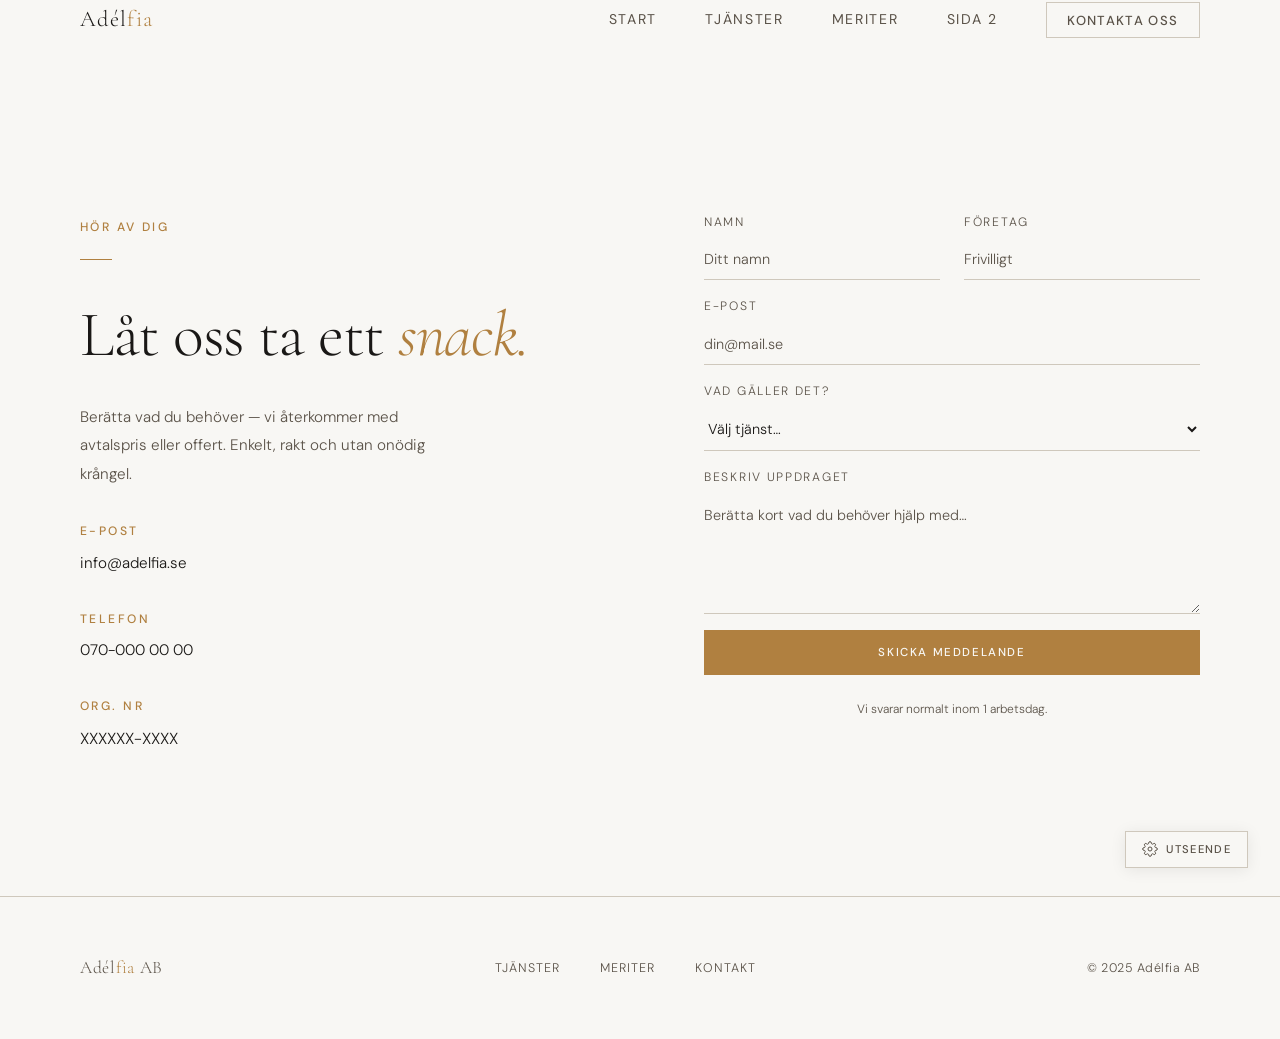
<file: kontakt.html>
<!DOCTYPE html>
<html lang="sv" data-theme="dag" data-font="klassisk">
<head>
  <meta charset="UTF-8" />
  <meta name="viewport" content="width=device-width, initial-scale=1.0" />
  <title>Kontakt — Adélfia AB</title>
  <meta name="description" content="Kontakta Adélfia AB för avtalspris och offert på el-, kontor- och IT-installationer." />
  <link rel="stylesheet" href="css/style.css" />
</head>
<body>

  <!-- ===== NAVIGATION ===== -->
  <nav class="nav">
    <div class="container">
      <div class="nav__inner">
        <a href="index.html" class="nav__logo">Adél<span>fia</span></a>
        <ul class="nav__links">
          <li><a href="index.html">Start</a></li>
          <li><a href="tjanster.html">Tjänster</a></li>
          <li><a href="meriter.html">Meriter</a></li>
          <li><a href="sida2.html">Sida 2</a></li>
          <li><a href="kontakt.html" class="nav__cta">Kontakta oss</a></li>
        </ul>
        <button class="nav__hamburger" aria-label="Meny">
          <span></span><span></span><span></span>
        </button>
      </div>
    </div>
  </nav>

  <div class="nav__mobile">
    <a href="index.html">Start</a>
    <a href="tjanster.html">Tjänster</a>
    <a href="meriter.html">Meriter</a>
    <a href="sida2.html">Sida 2</a>
    <a href="kontakt.html">Kontakt</a>
  </div>

  <!-- ===== CONTACT SECTION ===== -->
  <section class="section" style="padding-top: calc(68px + 9rem);">
    <div class="container">
      <div class="contact__inner">

        <!-- Left: Info -->
        <div class="fade-in">
          <span class="label">Hör av dig</span>
          <div class="divider"></div>
          <h1 class="contact__heading">
            Låt oss ta ett <em>snack.</em>
          </h1>
          <p style="color:var(--text-muted); font-size:0.95rem; line-height:1.9; max-width:380px;">
            Berätta vad du behöver — vi återkommer med avtalspris eller offert.
            Enkelt, rakt och utan onödig krångel.
          </p>

          <div class="contact__info">
            <div class="contact__info-item">
              <span class="label">E-post</span>
              <!-- Byt ut mot rätt e-postadress -->
              <a href="mailto:info@adelfia.se">info@adelfia.se</a>
            </div>
            <div class="contact__info-item">
              <span class="label">Telefon</span>
              <!-- Byt ut mot rätt nummer -->
              <a href="tel:+46700000000">070-000 00 00</a>
            </div>
            <div class="contact__info-item">
              <span class="label">Org. nr</span>
              <span>XXXXXX-XXXX</span>
            </div>
          </div>
        </div>

        <!-- Right: Form -->
        <div class="fade-in fade-in-delay-1">
          <form class="form" action="mailto:info@adelfia.se" method="post" enctype="text/plain">

            <div class="form__row">
              <div class="form__group">
                <label class="form__label" for="name">Namn</label>
                <input class="form__input" id="name" name="name" type="text" placeholder="Ditt namn" required />
              </div>
              <div class="form__group">
                <label class="form__label" for="company">Företag</label>
                <input class="form__input" id="company" name="company" type="text" placeholder="Frivilligt" />
              </div>
            </div>

            <div class="form__group">
              <label class="form__label" for="email">E-post</label>
              <input class="form__input" id="email" name="email" type="email" placeholder="din@mail.se" required />
            </div>

            <div class="form__group">
              <label class="form__label" for="subject">Vad gäller det?</label>
              <select class="form__input" id="subject" name="subject">
                <option value="">Välj tjänst…</option>
                <option value="el">Elinstallation</option>
                <option value="kontor">Kontorinstallation</option>
                <option value="it">IT & Data</option>
                <option value="annat">Annat</option>
              </select>
            </div>

            <div class="form__group">
              <label class="form__label" for="message">Beskriv uppdraget</label>
              <textarea class="form__textarea" id="message" name="message" placeholder="Berätta kort vad du behöver hjälp med…" required></textarea>
            </div>

            <button type="submit" class="btn btn--primary" style="width:100%; justify-content:center;">
              Skicka meddelande
            </button>

            <p style="font-size:0.75rem; color:var(--text-muted); margin-top:0.5rem; text-align:center;">
              Vi svarar normalt inom 1 arbetsdag.
            </p>

          </form>
        </div>

      </div>
    </div>
  </section>

  <!-- ===== FOOTER ===== -->
  <footer class="footer" style="margin-top:var(--gap-xl);">
    <div class="container">
      <div class="footer__inner">
        <div class="footer__logo">Adél<span>fia</span> AB</div>
        <nav class="footer__links">
          <a href="tjanster.html">Tjänster</a>
          <a href="meriter.html">Meriter</a>
          <a href="kontakt.html">Kontakt</a>
        </nav>
        <span class="footer__copy">© 2025 Adélfia AB</span>
      </div>
    </div>
  </footer>

  <!-- ===== INSTÄLLNINGSPANEL ===== -->
  <div class="settings-panel" id="settingsPanel">
    <button class="settings-panel__toggle" id="settingsToggle" aria-label="Inställningar" aria-expanded="false">
      <svg width="16" height="16" viewBox="0 0 24 24" fill="none" stroke="currentColor" stroke-width="1.5">
        <circle cx="12" cy="12" r="3"/>
        <path d="M19.4 15a1.65 1.65 0 0 0 .33 1.82l.06.06a2 2 0 0 1-2.83 2.83l-.06-.06a1.65 1.65 0 0 0-1.82-.33 1.65 1.65 0 0 0-1 1.51V21a2 2 0 0 1-4 0v-.09A1.65 1.65 0 0 0 9 19.4a1.65 1.65 0 0 0-1.82.33l-.06.06a2 2 0 0 1-2.83-2.83l.06-.06A1.65 1.65 0 0 0 4.68 15a1.65 1.65 0 0 0-1.51-1H3a2 2 0 0 1 0-4h.09A1.65 1.65 0 0 0 4.6 9a1.65 1.65 0 0 0-.33-1.82l-.06-.06a2 2 0 0 1 2.83-2.83l.06.06A1.65 1.65 0 0 0 9 4.68a1.65 1.65 0 0 0 1-1.51V3a2 2 0 0 1 4 0v.09a1.65 1.65 0 0 0 1 1.51 1.65 1.65 0 0 0 1.82-.33l.06-.06a2 2 0 0 1 2.83 2.83l-.06.06A1.65 1.65 0 0 0 19.4 9a1.65 1.65 0 0 0 1.51 1H21a2 2 0 0 1 0 4h-.09a1.65 1.65 0 0 0-1.51 1z"/>
      </svg>
      <span>Utseende</span>
    </button>
    <div class="settings-panel__box" id="settingsBox">
      <div class="settings-group">
        <p class="settings-group__label">Färg</p>
        <button class="pick-btn" data-theme-value="dag"><div class="swatch swatch--dag"></div>Dag</button>
        <button class="pick-btn" data-theme-value="natt"><div class="swatch swatch--natt"></div>Natt</button>
        <button class="pick-btn" data-theme-value="stal"><div class="swatch swatch--stal"></div>Stål</button>
      </div>
      <div class="settings-divider"></div>
      <div class="settings-group">
        <p class="settings-group__label">Typsnitt</p>
        <button class="pick-btn" data-font-value="klassisk"><span class="font-preview font-preview--klassisk">Aa</span>Klassisk</button>
        <button class="pick-btn" data-font-value="grotesk"><span class="font-preview font-preview--grotesk">Aa</span>Grotesk</button>
        <button class="pick-btn" data-font-value="editorial"><span class="font-preview font-preview--editorial">Aa</span>Editorial</button>
        <button class="pick-btn" data-font-value="roboto"><span class="font-preview font-preview--roboto">Aa</span>Roboto</button>
        <button class="pick-btn" data-font-value="raleway"><span class="font-preview font-preview--raleway">Aa</span>Raleway</button>
      </div>
    </div>
  </div>

  <script src="js/main.js"></script>
</body>
</html>
</file>
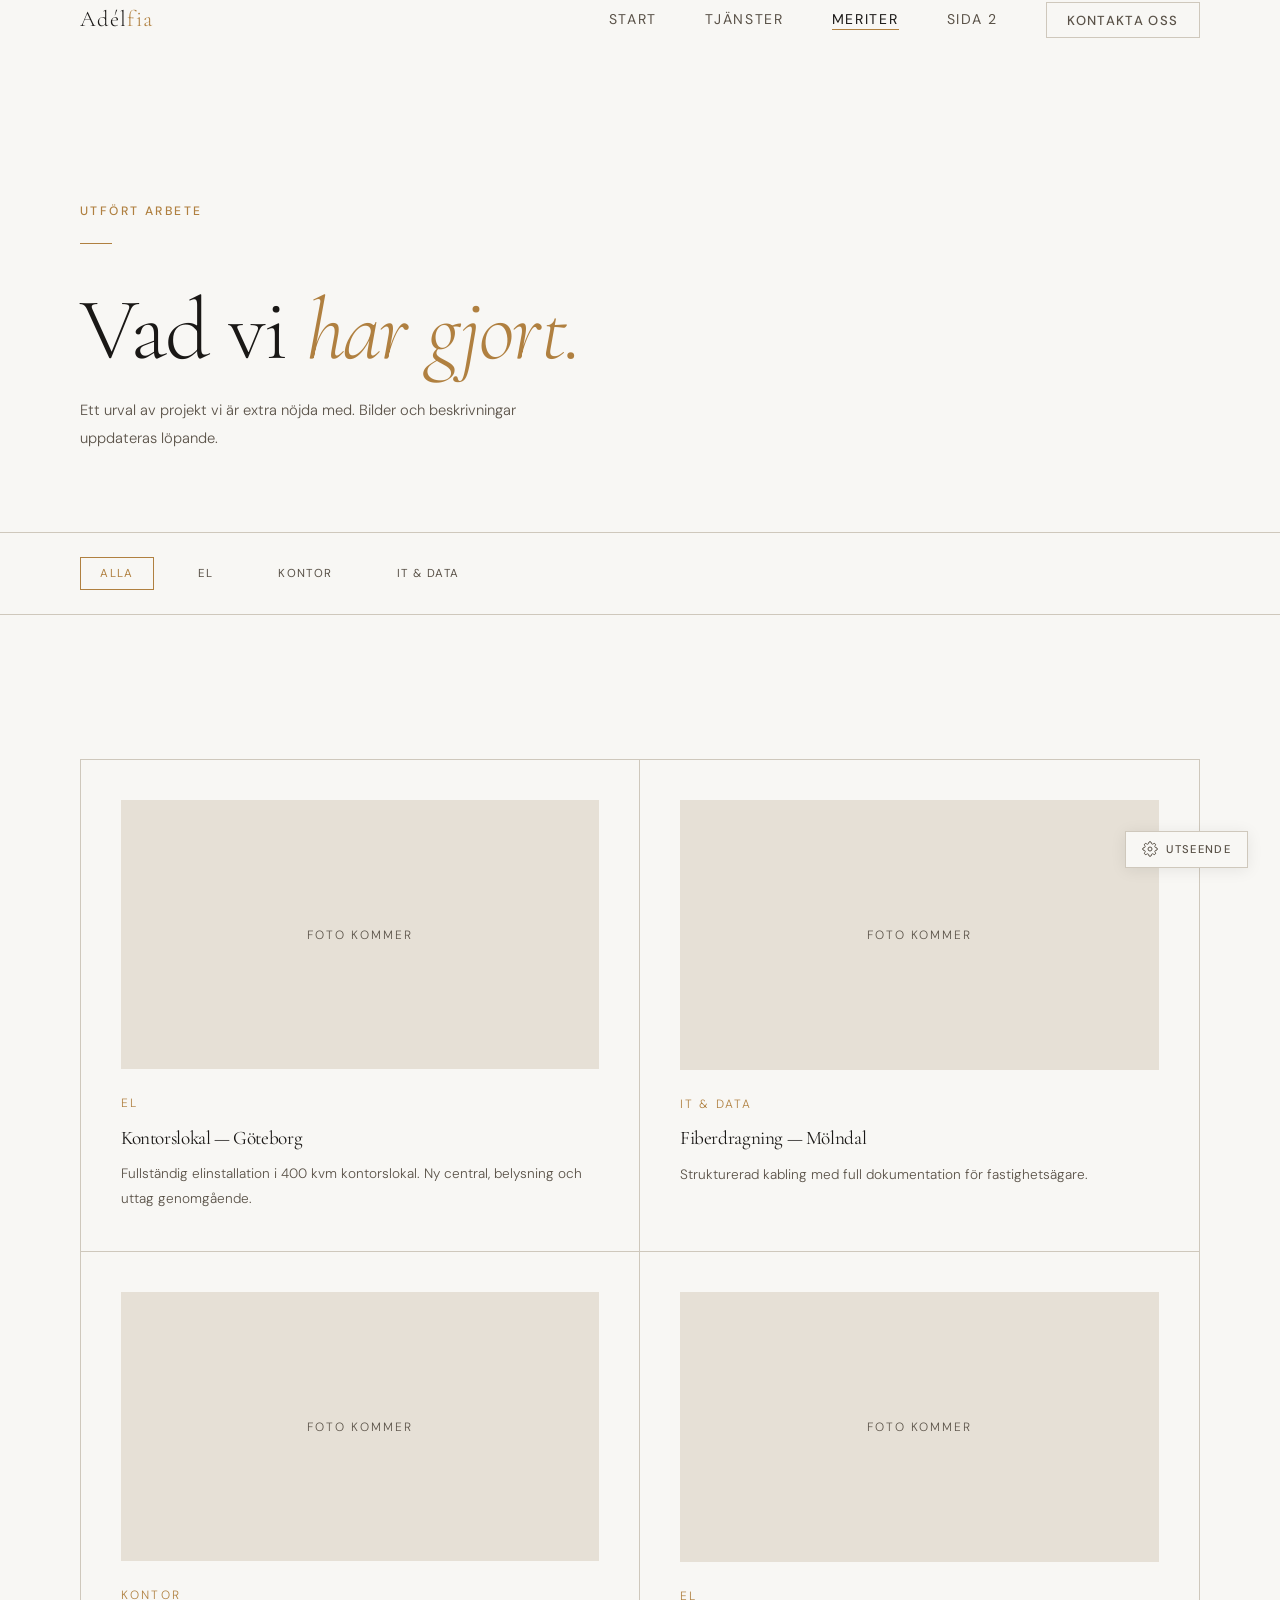
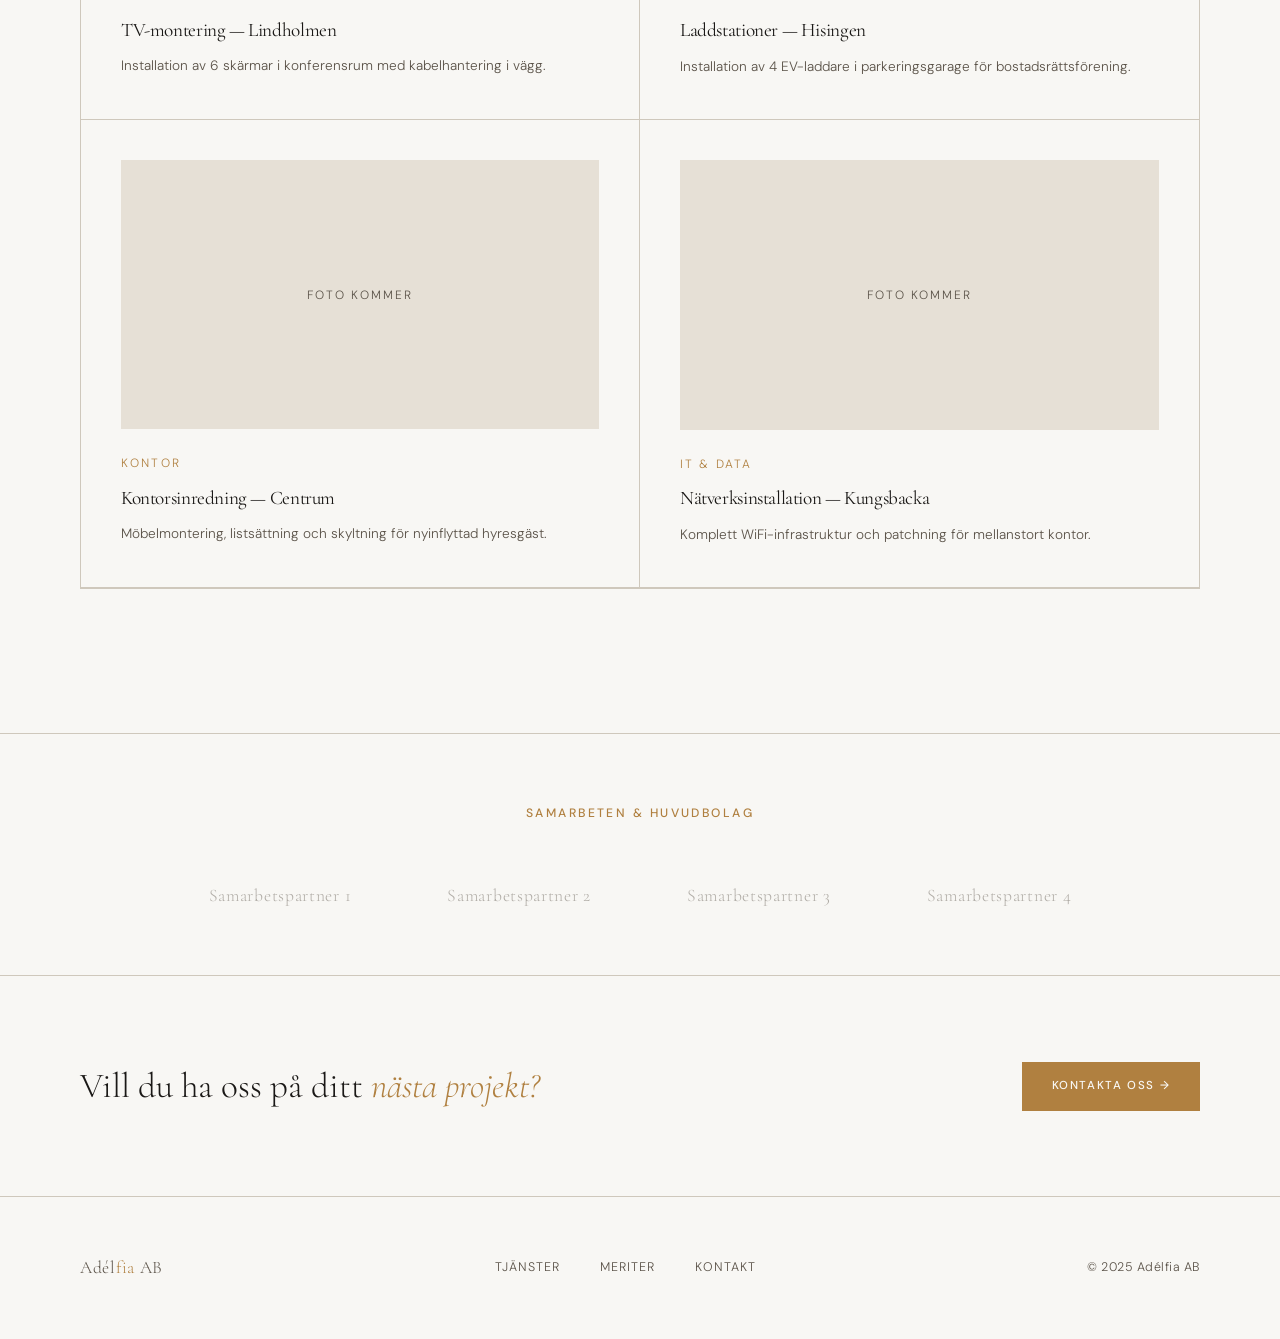
<file: meriter.html>
<!DOCTYPE html>
<html lang="sv" data-theme="dag" data-font="klassisk">
<head>
  <meta charset="UTF-8" />
  <meta name="viewport" content="width=device-width, initial-scale=1.0" />
  <title>Meriter — Adélfia AB</title>
  <meta name="description" content="Se vad Adélfia AB har utfört — el, kontor och IT-installationer." />
  <link rel="stylesheet" href="css/style.css" />
</head>
<body>

  <!-- ===== NAVIGATION ===== -->
  <nav class="nav">
    <div class="container">
      <div class="nav__inner">
        <a href="index.html" class="nav__logo">Adél<span>fia</span></a>
        <ul class="nav__links">
          <li><a href="index.html">Start</a></li>
          <li><a href="tjanster.html">Tjänster</a></li>
          <li><a href="meriter.html">Meriter</a></li>
          <li><a href="sida2.html">Sida 2</a></li>
          <li><a href="kontakt.html" class="nav__cta">Kontakta oss</a></li>
        </ul>
        <button class="nav__hamburger" aria-label="Meny">
          <span></span><span></span><span></span>
        </button>
      </div>
    </div>
  </nav>

  <div class="nav__mobile">
    <a href="index.html">Start</a>
    <a href="tjanster.html">Tjänster</a>
    <a href="meriter.html">Meriter</a>
    <a href="sida2.html">Sida 2</a>
    <a href="kontakt.html">Kontakt</a>
  </div>

  <!-- ===== PAGE HEADER ===== -->
  <header class="page-header">
    <div class="container">
      <span class="label">Utfört arbete</span>
      <div class="divider"></div>
      <h1 class="page-header__heading">Vad vi <em>har gjort.</em></h1>
      <p class="page-header__sub">
        Ett urval av projekt vi är extra nöjda med. Bilder och beskrivningar
        uppdateras löpande.
      </p>
    </div>
  </header>

  <!-- ===== FILTER (enkel) ===== -->
  <div style="border-bottom:1px solid var(--border); padding: 1.5rem 0;">
    <div class="container" style="display:flex; gap:1.5rem; flex-wrap:wrap;">
      <button class="merit-filter active" data-filter="all" onclick="filterMerits(this, 'all')">Alla</button>
      <button class="merit-filter" data-filter="el" onclick="filterMerits(this, 'el')">El</button>
      <button class="merit-filter" data-filter="kontor" onclick="filterMerits(this, 'kontor')">Kontor</button>
      <button class="merit-filter" data-filter="it" onclick="filterMerits(this, 'it')">IT & Data</button>
    </div>
  </div>

  <style>
    .merit-filter {
      background: none;
      border: 1px solid transparent;
      color: var(--text-muted);
      font-family: var(--font-body);
      font-size: 0.72rem;
      letter-spacing: 0.12em;
      text-transform: uppercase;
      padding: 0.5rem 1.2rem;
      cursor: pointer;
      transition: all 0.2s;
    }
    .merit-filter:hover,
    .merit-filter.active {
      border-color: var(--accent);
      color: var(--accent);
    }
    .merit-item { transition: opacity 0.3s, transform 0.3s; }
    .merit-item.hidden { opacity:0; pointer-events:none; height:0; overflow:hidden; padding:0; margin:0; }
  </style>

  <!-- ===== PROJECTS GRID ===== -->
  <section class="section">
    <div class="container">
      <div class="merits__grid" id="meritsGrid">

        <!-- Lägg till/ta bort merit-item-block för varje projekt -->
        <!-- data-category = el | kontor | it -->

        <div class="merit-item fade-in" data-category="el">
          <div class="merit-item__img-placeholder">Foto kommer</div>
          <span class="merit-item__label">El</span>
          <h3 class="merit-item__title">Kontorslokal — Göteborg</h3>
          <p class="merit-item__desc">Fullständig elinstallation i 400 kvm kontorslokal. Ny central, belysning och uttag genomgående.</p>
        </div>

        <div class="merit-item fade-in fade-in-delay-1" data-category="it">
          <div class="merit-item__img-placeholder">Foto kommer</div>
          <span class="merit-item__label">IT & Data</span>
          <h3 class="merit-item__title">Fiberdragning — Mölndal</h3>
          <p class="merit-item__desc">Strukturerad kabling med full dokumentation för fastighetsägare.</p>
        </div>

        <div class="merit-item fade-in" data-category="kontor">
          <div class="merit-item__img-placeholder">Foto kommer</div>
          <span class="merit-item__label">Kontor</span>
          <h3 class="merit-item__title">TV-montering — Lindholmen</h3>
          <p class="merit-item__desc">Installation av 6 skärmar i konferensrum med kabelhantering i vägg.</p>
        </div>

        <div class="merit-item fade-in fade-in-delay-1" data-category="el">
          <div class="merit-item__img-placeholder">Foto kommer</div>
          <span class="merit-item__label">El</span>
          <h3 class="merit-item__title">Laddstationer — Hisingen</h3>
          <p class="merit-item__desc">Installation av 4 EV-laddare i parkeringsgarage för bostadsrättsförening.</p>
        </div>

        <div class="merit-item fade-in" data-category="kontor">
          <div class="merit-item__img-placeholder">Foto kommer</div>
          <span class="merit-item__label">Kontor</span>
          <h3 class="merit-item__title">Kontorsinredning — Centrum</h3>
          <p class="merit-item__desc">Möbelmontering, listsättning och skyltning för nyinflyttad hyresgäst.</p>
        </div>

        <div class="merit-item fade-in fade-in-delay-1" data-category="it">
          <div class="merit-item__img-placeholder">Foto kommer</div>
          <span class="merit-item__label">IT & Data</span>
          <h3 class="merit-item__title">Nätverksinstallation — Kungsbacka</h3>
          <p class="merit-item__desc">Komplett WiFi-infrastruktur och patchning för mellanstort kontor.</p>
        </div>

      </div>
    </div>
  </section>

  <!-- ===== PARTNERS / SAMARBETEN ===== -->
  <section class="partners">
    <div class="container">
      <div class="partners__label">
        <span class="label">Samarbeten & huvudbolag</span>
      </div>
      <div class="partners__logos">
        <!-- Byt ut texten mot <img>-taggar när du har loggor -->
        <span class="partners__logo">Samarbetspartner 1</span>
        <span class="partners__logo">Samarbetspartner 2</span>
        <span class="partners__logo">Samarbetspartner 3</span>
        <span class="partners__logo">Samarbetspartner 4</span>
      </div>
    </div>
  </section>

  <!-- ===== CTA ===== -->
  <section class="section--tight" style="border-top:1px solid var(--border);">
    <div class="container" style="display:flex; justify-content:space-between; align-items:center; flex-wrap:wrap; gap:2rem;">
      <p class="fade-in" style="font-family:var(--font-display); font-size:clamp(1.5rem, 3vw, 2.2rem); font-weight:300;">
        Vill du ha oss på ditt <em style="color:var(--accent); font-style:italic;">nästa projekt?</em>
      </p>
      <a href="kontakt.html" class="btn btn--primary fade-in">Kontakta oss →</a>
    </div>
  </section>

  <!-- ===== FOOTER ===== -->
  <footer class="footer">
    <div class="container">
      <div class="footer__inner">
        <div class="footer__logo">Adél<span>fia</span> AB</div>
        <nav class="footer__links">
          <a href="tjanster.html">Tjänster</a>
          <a href="meriter.html">Meriter</a>
          <a href="kontakt.html">Kontakt</a>
        </nav>
        <span class="footer__copy">© 2025 Adélfia AB</span>
      </div>
    </div>
  </footer>

  <!-- ===== INSTÄLLNINGSPANEL ===== -->
  <div class="settings-panel" id="settingsPanel">
    <button class="settings-panel__toggle" id="settingsToggle" aria-label="Inställningar" aria-expanded="false">
      <svg width="16" height="16" viewBox="0 0 24 24" fill="none" stroke="currentColor" stroke-width="1.5">
        <circle cx="12" cy="12" r="3"/>
        <path d="M19.4 15a1.65 1.65 0 0 0 .33 1.82l.06.06a2 2 0 0 1-2.83 2.83l-.06-.06a1.65 1.65 0 0 0-1.82-.33 1.65 1.65 0 0 0-1 1.51V21a2 2 0 0 1-4 0v-.09A1.65 1.65 0 0 0 9 19.4a1.65 1.65 0 0 0-1.82.33l-.06.06a2 2 0 0 1-2.83-2.83l.06-.06A1.65 1.65 0 0 0 4.68 15a1.65 1.65 0 0 0-1.51-1H3a2 2 0 0 1 0-4h.09A1.65 1.65 0 0 0 4.6 9a1.65 1.65 0 0 0-.33-1.82l-.06-.06a2 2 0 0 1 2.83-2.83l.06.06A1.65 1.65 0 0 0 9 4.68a1.65 1.65 0 0 0 1-1.51V3a2 2 0 0 1 4 0v.09a1.65 1.65 0 0 0 1 1.51 1.65 1.65 0 0 0 1.82-.33l.06-.06a2 2 0 0 1 2.83 2.83l-.06.06A1.65 1.65 0 0 0 19.4 9a1.65 1.65 0 0 0 1.51 1H21a2 2 0 0 1 0 4h-.09a1.65 1.65 0 0 0-1.51 1z"/>
      </svg>
      <span>Utseende</span>
    </button>
    <div class="settings-panel__box" id="settingsBox">
      <div class="settings-group">
        <p class="settings-group__label">Färg</p>
        <button class="pick-btn" data-theme-value="dag"><div class="swatch swatch--dag"></div>Dag</button>
        <button class="pick-btn" data-theme-value="natt"><div class="swatch swatch--natt"></div>Natt</button>
        <button class="pick-btn" data-theme-value="stal"><div class="swatch swatch--stal"></div>Stål</button>
      </div>
      <div class="settings-divider"></div>
      <div class="settings-group">
        <p class="settings-group__label">Typsnitt</p>
        <button class="pick-btn" data-font-value="klassisk"><span class="font-preview font-preview--klassisk">Aa</span>Klassisk</button>
        <button class="pick-btn" data-font-value="grotesk"><span class="font-preview font-preview--grotesk">Aa</span>Grotesk</button>
        <button class="pick-btn" data-font-value="editorial"><span class="font-preview font-preview--editorial">Aa</span>Editorial</button>
        <button class="pick-btn" data-font-value="roboto"><span class="font-preview font-preview--roboto">Aa</span>Roboto</button>
        <button class="pick-btn" data-font-value="raleway"><span class="font-preview font-preview--raleway">Aa</span>Raleway</button>
      </div>
    </div>
  </div>

  <script src="js/main.js"></script>
  <script>
    function filterMerits(btn, category) {
      document.querySelectorAll('.merit-filter').forEach(b => b.classList.remove('active'));
      btn.classList.add('active');
      document.querySelectorAll('.merit-item').forEach(item => {
        if (category === 'all' || item.dataset.category === category) {
          item.classList.remove('hidden');
        } else {
          item.classList.add('hidden');
        }
      });
    }
  </script>
</body>
</html>
</file>
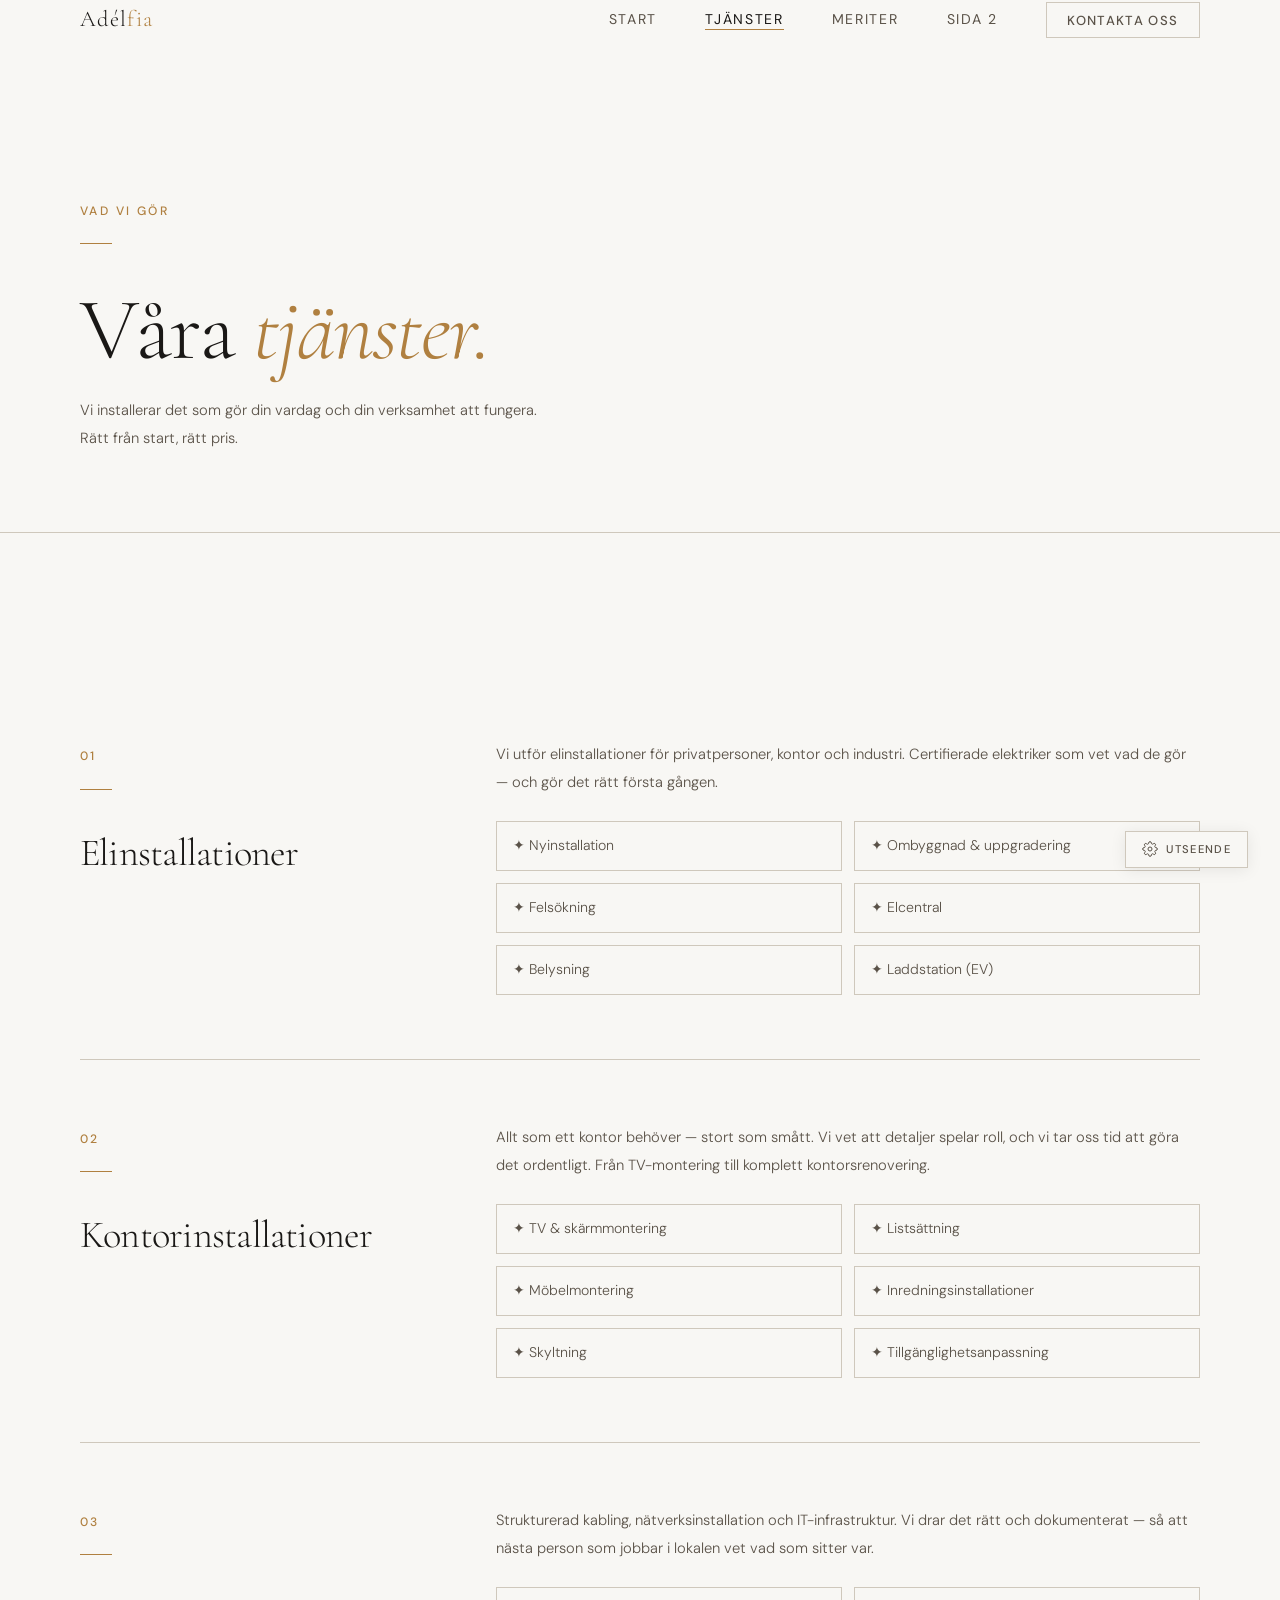
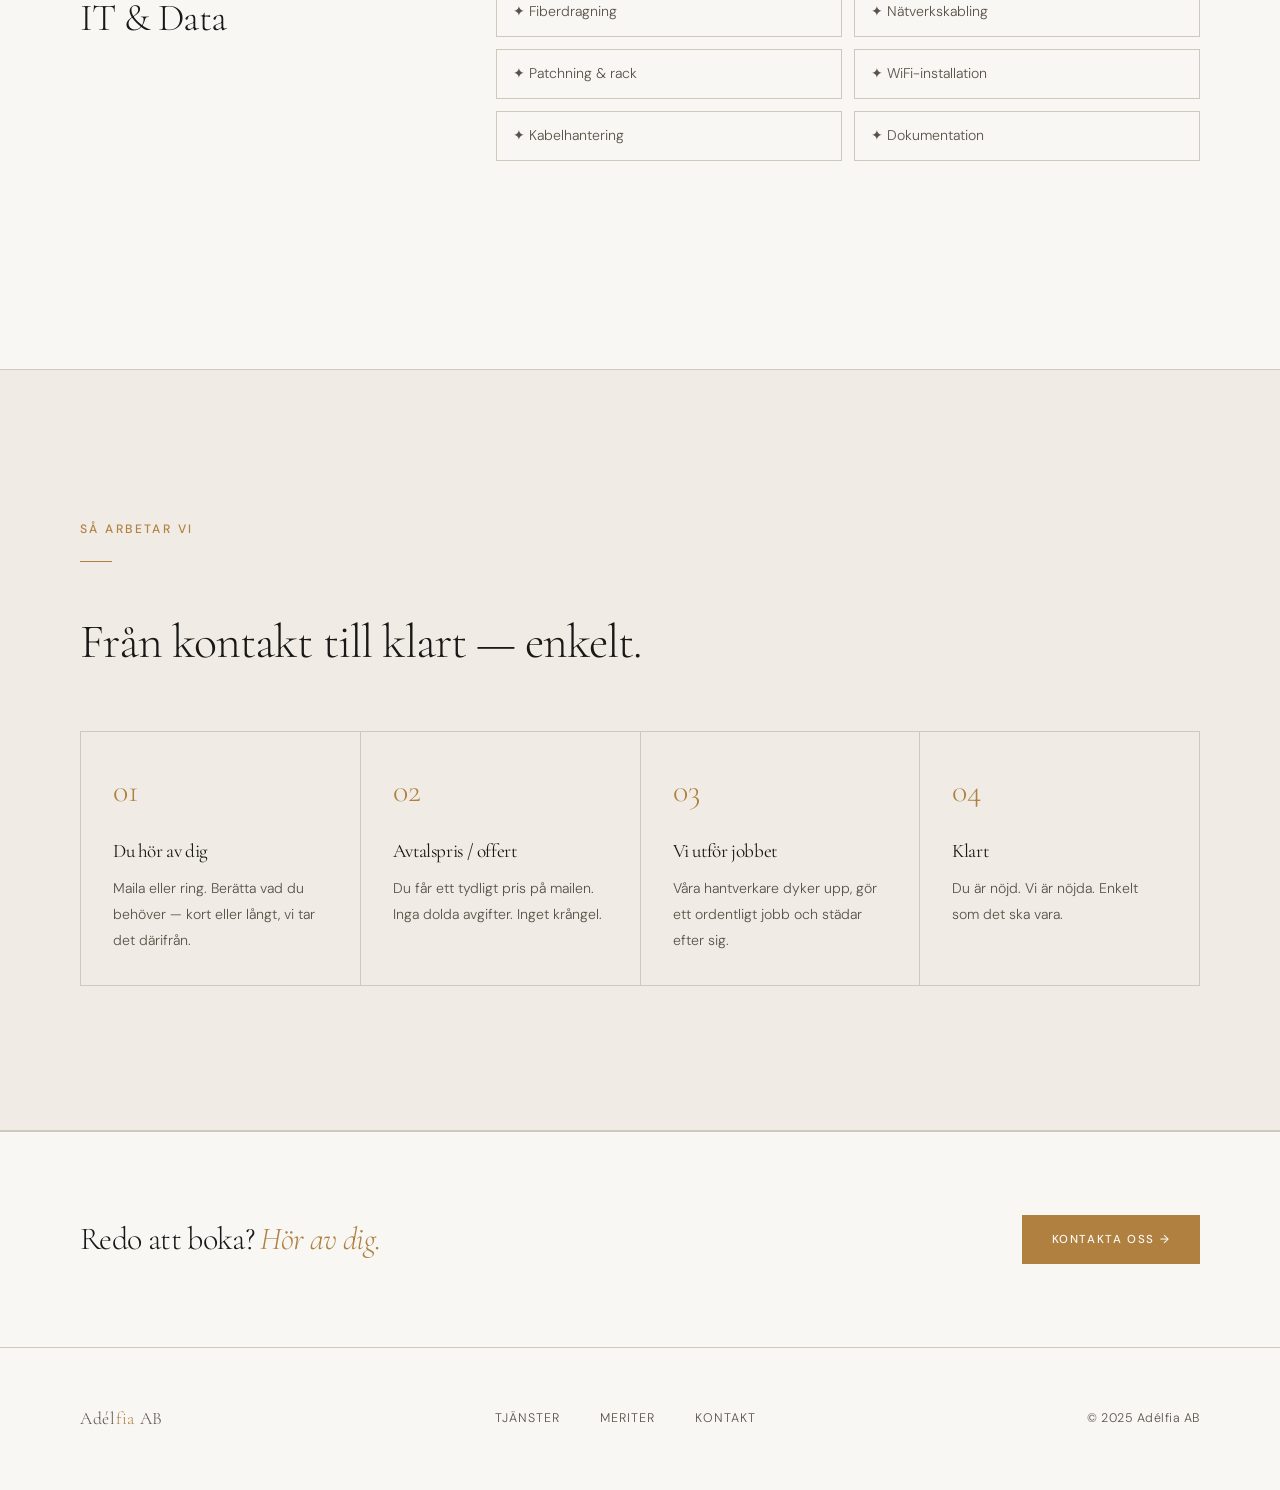
<file: tjanster.html>
<!DOCTYPE html>
<html lang="sv" data-theme="dag" data-font="klassisk">
<head>
  <meta charset="UTF-8" />
  <meta name="viewport" content="width=device-width, initial-scale=1.0" />
  <title>Tjänster — Adélfia AB</title>
  <meta name="description" content="Adélfia erbjuder el-, kontor- och IT-installationer med hög kvalitet och förmånliga priser." />
  <link rel="stylesheet" href="css/style.css" />
</head>
<body>

  <!-- ===== NAVIGATION ===== -->
  <nav class="nav">
    <div class="container">
      <div class="nav__inner">
        <a href="index.html" class="nav__logo">Adél<span>fia</span></a>
        <ul class="nav__links">
          <li><a href="index.html">Start</a></li>
          <li><a href="tjanster.html">Tjänster</a></li>
          <li><a href="meriter.html">Meriter</a></li>
          <li><a href="sida2.html">Sida 2</a></li>
          <li><a href="kontakt.html" class="nav__cta">Kontakta oss</a></li>
        </ul>
        <button class="nav__hamburger" aria-label="Meny">
          <span></span><span></span><span></span>
        </button>
      </div>
    </div>
  </nav>

  <div class="nav__mobile">
    <a href="index.html">Start</a>
    <a href="tjanster.html">Tjänster</a>
    <a href="meriter.html">Meriter</a>
    <a href="sida2.html">Sida 2</a>
    <a href="kontakt.html">Kontakt</a>
  </div>

  <!-- ===== PAGE HEADER ===== -->
  <header class="page-header">
    <div class="container">
      <span class="label">Vad vi gör</span>
      <div class="divider"></div>
      <h1 class="page-header__heading">Våra <em>tjänster.</em></h1>
      <p class="page-header__sub">
        Vi installerar det som gör din vardag och din verksamhet att fungera.
        Rätt från start, rätt pris.
      </p>
    </div>
  </header>

  <!-- ===== SERVICES FULL ===== -->
  <section class="section">
    <div class="container">

      <!-- El -->
      <div class="service-row fade-in">
        <div>
          <span class="label">01</span>
          <div class="divider"></div>
          <h2 class="service-row__heading">El&shy;installationer</h2>
        </div>
        <div>
          <p class="service-row__desc">
            Vi utför elinstallationer för privatpersoner, kontor och industri. Certifierade
            elektriker som vet vad de gör — och gör det rätt första gången.
          </p>
          <ul class="service-row__list">
            <li>✦ Nyinstallation</li>
            <li>✦ Ombyggnad & uppgradering</li>
            <li>✦ Felsökning</li>
            <li>✦ Elcentral</li>
            <li>✦ Belysning</li>
            <li>✦ Laddstation (EV)</li>
          </ul>
        </div>
      </div>

      <!-- Kontor -->
      <div class="service-row fade-in">
        <div>
          <span class="label">02</span>
          <div class="divider"></div>
          <h2 class="service-row__heading">Kontor&shy;installationer</h2>
        </div>
        <div>
          <p class="service-row__desc">
            Allt som ett kontor behöver — stort som smått. Vi vet att detaljer spelar roll,
            och vi tar oss tid att göra det ordentligt. Från TV-montering till komplett kontorsrenovering.
          </p>
          <ul class="service-row__list">
            <li>✦ TV & skärmmontering</li>
            <li>✦ Listsättning</li>
            <li>✦ Möbelmontering</li>
            <li>✦ Inredningsinstallationer</li>
            <li>✦ Skyltning</li>
            <li>✦ Tillgänglighetsanpassning</li>
          </ul>
        </div>
      </div>

      <!-- IT -->
      <div class="service-row fade-in">
        <div>
          <span class="label">03</span>
          <div class="divider"></div>
          <h2 class="service-row__heading">IT & Data</h2>
        </div>
        <div>
          <p class="service-row__desc">
            Strukturerad kabling, nätverksinstallation och IT-infrastruktur.
            Vi drar det rätt och dokumenterat — så att nästa person som jobbar i lokalen
            vet vad som sitter var.
          </p>
          <ul class="service-row__list">
            <li>✦ Fiberdragning</li>
            <li>✦ Nätverkskabling</li>
            <li>✦ Patchning & rack</li>
            <li>✦ WiFi-installation</li>
            <li>✦ Kabelhantering</li>
            <li>✦ Dokumentation</li>
          </ul>
        </div>
      </div>

    </div>
  </section>

  <!-- ===== HUR VI ARBETAR ===== -->
  <section class="section" style="background:var(--bg-2); border-top:1px solid var(--border); border-bottom:1px solid var(--border);">
    <div class="container">
      <span class="label fade-in">Så arbetar vi</span>
      <div class="divider fade-in"></div>
      <h2 class="fade-in" style="font-family:var(--font-display); font-size:clamp(1.8rem,4vw,3rem); font-weight:300; letter-spacing:var(--tracking-display); margin-bottom:3rem;">
        Från kontakt till klart — enkelt.
      </h2>

      <div class="process-grid">
        <div class="process-step fade-in">
          <div class="process-step__number">01</div>
          <h3 class="process-step__title">Du hör av dig</h3>
          <p class="process-step__text">Maila eller ring. Berätta vad du behöver — kort eller långt, vi tar det därifrån.</p>
        </div>
        <div class="process-step fade-in fade-in-delay-1">
          <div class="process-step__number">02</div>
          <h3 class="process-step__title">Avtalspris / offert</h3>
          <p class="process-step__text">Du får ett tydligt pris på mailen. Inga dolda avgifter. Inget krångel.</p>
        </div>
        <div class="process-step fade-in fade-in-delay-2">
          <div class="process-step__number">03</div>
          <h3 class="process-step__title">Vi utför jobbet</h3>
          <p class="process-step__text">Våra hantverkare dyker upp, gör ett ordentligt jobb och städar efter sig.</p>
        </div>
        <div class="process-step fade-in fade-in-delay-3">
          <div class="process-step__number">04</div>
          <h3 class="process-step__title">Klart</h3>
          <p class="process-step__text">Du är nöjd. Vi är nöjda. Enkelt som det ska vara.</p>
        </div>
      </div>
    </div>
  </section>

  <!-- ===== CTA ===== -->
  <section class="cta-strip section--tight">
    <div class="container cta-strip__inner">
      <p class="cta-strip__text fade-in">
        Redo att boka? <em>Hör av dig.</em>
      </p>
      <a href="kontakt.html" class="btn btn--primary fade-in">Kontakta oss →</a>
    </div>
  </section>

  <!-- ===== FOOTER ===== -->
  <footer class="footer">
    <div class="container">
      <div class="footer__inner">
        <div class="footer__logo">Adél<span>fia</span> AB</div>
        <nav class="footer__links">
          <a href="tjanster.html">Tjänster</a>
          <a href="meriter.html">Meriter</a>
          <a href="kontakt.html">Kontakt</a>
        </nav>
        <span class="footer__copy">© 2025 Adélfia AB</span>
      </div>
    </div>
  </footer>

  <!-- ===== INSTÄLLNINGSPANEL ===== -->
  <div class="settings-panel" id="settingsPanel">
    <button class="settings-panel__toggle" id="settingsToggle" aria-label="Inställningar" aria-expanded="false">
      <svg width="16" height="16" viewBox="0 0 24 24" fill="none" stroke="currentColor" stroke-width="1.5">
        <circle cx="12" cy="12" r="3"/>
        <path d="M19.4 15a1.65 1.65 0 0 0 .33 1.82l.06.06a2 2 0 0 1-2.83 2.83l-.06-.06a1.65 1.65 0 0 0-1.82-.33 1.65 1.65 0 0 0-1 1.51V21a2 2 0 0 1-4 0v-.09A1.65 1.65 0 0 0 9 19.4a1.65 1.65 0 0 0-1.82.33l-.06.06a2 2 0 0 1-2.83-2.83l.06-.06A1.65 1.65 0 0 0 4.68 15a1.65 1.65 0 0 0-1.51-1H3a2 2 0 0 1 0-4h.09A1.65 1.65 0 0 0 4.6 9a1.65 1.65 0 0 0-.33-1.82l-.06-.06a2 2 0 0 1 2.83-2.83l.06.06A1.65 1.65 0 0 0 9 4.68a1.65 1.65 0 0 0 1-1.51V3a2 2 0 0 1 4 0v.09a1.65 1.65 0 0 0 1 1.51 1.65 1.65 0 0 0 1.82-.33l.06-.06a2 2 0 0 1 2.83 2.83l-.06.06A1.65 1.65 0 0 0 19.4 9a1.65 1.65 0 0 0 1.51 1H21a2 2 0 0 1 0 4h-.09a1.65 1.65 0 0 0-1.51 1z"/>
      </svg>
      <span>Utseende</span>
    </button>
    <div class="settings-panel__box" id="settingsBox">
      <div class="settings-group">
        <p class="settings-group__label">Färg</p>
        <button class="pick-btn" data-theme-value="dag"><div class="swatch swatch--dag"></div>Dag</button>
        <button class="pick-btn" data-theme-value="natt"><div class="swatch swatch--natt"></div>Natt</button>
        <button class="pick-btn" data-theme-value="stal"><div class="swatch swatch--stal"></div>Stål</button>
      </div>
      <div class="settings-divider"></div>
      <div class="settings-group">
        <p class="settings-group__label">Typsnitt</p>
        <button class="pick-btn" data-font-value="klassisk"><span class="font-preview font-preview--klassisk">Aa</span>Klassisk</button>
        <button class="pick-btn" data-font-value="grotesk"><span class="font-preview font-preview--grotesk">Aa</span>Grotesk</button>
        <button class="pick-btn" data-font-value="editorial"><span class="font-preview font-preview--editorial">Aa</span>Editorial</button>
        <button class="pick-btn" data-font-value="roboto"><span class="font-preview font-preview--roboto">Aa</span>Roboto</button>
        <button class="pick-btn" data-font-value="raleway"><span class="font-preview font-preview--raleway">Aa</span>Raleway</button>
      </div>
    </div>
  </div>

  <script src="js/main.js"></script>
</body>
</html>
</file>
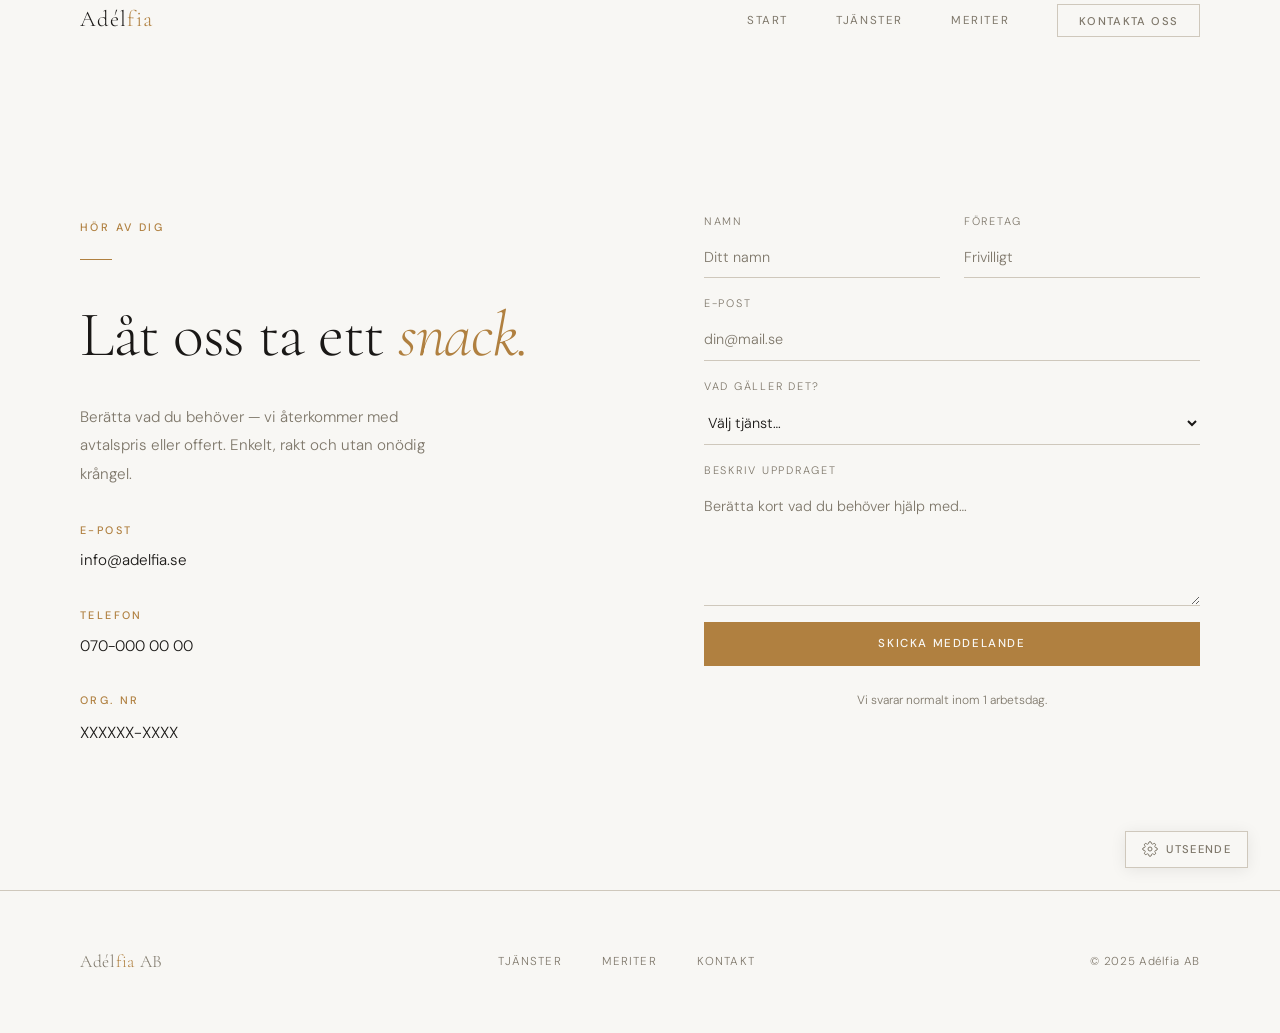
<file: adelfia/kontakt.html>
<!DOCTYPE html>
<html lang="sv" data-theme="dag" data-font="klassisk">
<head>
  <meta charset="UTF-8" />
  <meta name="viewport" content="width=device-width, initial-scale=1.0" />
  <title>Kontakt — Adélfia AB</title>
  <meta name="description" content="Kontakta Adélfia AB för avtalspris och offert på el-, kontor- och IT-installationer." />
  <link rel="stylesheet" href="css/style.css" />
</head>
<body>

  <!-- ===== NAVIGATION ===== -->
  <nav class="nav">
    <div class="container">
      <div class="nav__inner">
        <a href="index.html" class="nav__logo">Adél<span>fia</span></a>
        <ul class="nav__links">
          <li><a href="index.html">Start</a></li>
          <li><a href="tjanster.html">Tjänster</a></li>
          <li><a href="meriter.html">Meriter</a></li>
          <li><a href="kontakt.html" class="nav__cta">Kontakta oss</a></li>
        </ul>
        <button class="nav__hamburger" aria-label="Meny">
          <span></span><span></span><span></span>
        </button>
      </div>
    </div>
  </nav>

  <div class="nav__mobile">
    <a href="index.html">Start</a>
    <a href="tjanster.html">Tjänster</a>
    <a href="meriter.html">Meriter</a>
    <a href="kontakt.html">Kontakt</a>
  </div>

  <!-- ===== CONTACT SECTION ===== -->
  <section class="section" style="padding-top: calc(68px + 9rem);">
    <div class="container">
      <div class="contact__inner">

        <!-- Left: Info -->
        <div class="fade-in">
          <span class="label">Hör av dig</span>
          <div class="divider"></div>
          <h1 class="contact__heading">
            Låt oss ta ett <em>snack.</em>
          </h1>
          <p style="color:var(--text-muted); font-size:0.95rem; line-height:1.9; max-width:380px;">
            Berätta vad du behöver — vi återkommer med avtalspris eller offert.
            Enkelt, rakt och utan onödig krångel.
          </p>

          <div class="contact__info">
            <div class="contact__info-item">
              <span class="label">E-post</span>
              <!-- Byt ut mot rätt e-postadress -->
              <a href="mailto:info@adelfia.se">info@adelfia.se</a>
            </div>
            <div class="contact__info-item">
              <span class="label">Telefon</span>
              <!-- Byt ut mot rätt nummer -->
              <a href="tel:+46700000000">070-000 00 00</a>
            </div>
            <div class="contact__info-item">
              <span class="label">Org. nr</span>
              <span>XXXXXX-XXXX</span>
            </div>
          </div>
        </div>

        <!-- Right: Form -->
        <div class="fade-in fade-in-delay-1">
          <form class="form" action="mailto:info@adelfia.se" method="post" enctype="text/plain">

            <div class="form__row">
              <div class="form__group">
                <label class="form__label" for="name">Namn</label>
                <input class="form__input" id="name" name="name" type="text" placeholder="Ditt namn" required />
              </div>
              <div class="form__group">
                <label class="form__label" for="company">Företag</label>
                <input class="form__input" id="company" name="company" type="text" placeholder="Frivilligt" />
              </div>
            </div>

            <div class="form__group">
              <label class="form__label" for="email">E-post</label>
              <input class="form__input" id="email" name="email" type="email" placeholder="din@mail.se" required />
            </div>

            <div class="form__group">
              <label class="form__label" for="subject">Vad gäller det?</label>
              <select class="form__input" id="subject" name="subject">
                <option value="">Välj tjänst…</option>
                <option value="el">Elinstallation</option>
                <option value="kontor">Kontorinstallation</option>
                <option value="it">IT & Data</option>
                <option value="annat">Annat</option>
              </select>
            </div>

            <div class="form__group">
              <label class="form__label" for="message">Beskriv uppdraget</label>
              <textarea class="form__textarea" id="message" name="message" placeholder="Berätta kort vad du behöver hjälp med…" required></textarea>
            </div>

            <button type="submit" class="btn btn--primary" style="width:100%; justify-content:center;">
              Skicka meddelande
            </button>

            <p style="font-size:0.75rem; color:var(--text-muted); margin-top:0.5rem; text-align:center;">
              Vi svarar normalt inom 1 arbetsdag.
            </p>

          </form>
        </div>

      </div>
    </div>
  </section>

  <!-- ===== FOOTER ===== -->
  <footer class="footer" style="margin-top:var(--gap-xl);">
    <div class="container">
      <div class="footer__inner">
        <div class="footer__logo">Adél<span>fia</span> AB</div>
        <nav class="footer__links">
          <a href="tjanster.html">Tjänster</a>
          <a href="meriter.html">Meriter</a>
          <a href="kontakt.html">Kontakt</a>
        </nav>
        <span class="footer__copy">© 2025 Adélfia AB</span>
      </div>
    </div>
  </footer>

  <!-- ===== INSTÄLLNINGSPANEL ===== -->
  <div class="settings-panel" id="settingsPanel">
    <button class="settings-panel__toggle" id="settingsToggle" aria-label="Inställningar" aria-expanded="false">
      <svg width="16" height="16" viewBox="0 0 24 24" fill="none" stroke="currentColor" stroke-width="1.5">
        <circle cx="12" cy="12" r="3"/>
        <path d="M19.4 15a1.65 1.65 0 0 0 .33 1.82l.06.06a2 2 0 0 1-2.83 2.83l-.06-.06a1.65 1.65 0 0 0-1.82-.33 1.65 1.65 0 0 0-1 1.51V21a2 2 0 0 1-4 0v-.09A1.65 1.65 0 0 0 9 19.4a1.65 1.65 0 0 0-1.82.33l-.06.06a2 2 0 0 1-2.83-2.83l.06-.06A1.65 1.65 0 0 0 4.68 15a1.65 1.65 0 0 0-1.51-1H3a2 2 0 0 1 0-4h.09A1.65 1.65 0 0 0 4.6 9a1.65 1.65 0 0 0-.33-1.82l-.06-.06a2 2 0 0 1 2.83-2.83l.06.06A1.65 1.65 0 0 0 9 4.68a1.65 1.65 0 0 0 1-1.51V3a2 2 0 0 1 4 0v.09a1.65 1.65 0 0 0 1 1.51 1.65 1.65 0 0 0 1.82-.33l.06-.06a2 2 0 0 1 2.83 2.83l-.06.06A1.65 1.65 0 0 0 19.4 9a1.65 1.65 0 0 0 1.51 1H21a2 2 0 0 1 0 4h-.09a1.65 1.65 0 0 0-1.51 1z"/>
      </svg>
      <span>Utseende</span>
    </button>
    <div class="settings-panel__box" id="settingsBox">
      <div class="settings-group">
        <p class="settings-group__label">Färg</p>
        <button class="pick-btn" data-theme-value="dag"><div class="swatch swatch--dag"></div>Dag</button>
        <button class="pick-btn" data-theme-value="natt"><div class="swatch swatch--natt"></div>Natt</button>
        <button class="pick-btn" data-theme-value="stal"><div class="swatch swatch--stal"></div>Stål</button>
      </div>
      <div class="settings-divider"></div>
      <div class="settings-group">
        <p class="settings-group__label">Typsnitt</p>
        <button class="pick-btn" data-font-value="klassisk"><span class="font-preview font-preview--klassisk">Aa</span>Klassisk</button>
        <button class="pick-btn" data-font-value="grotesk"><span class="font-preview font-preview--grotesk">Aa</span>Grotesk</button>
        <button class="pick-btn" data-font-value="editorial"><span class="font-preview font-preview--editorial">Aa</span>Editorial</button>
      </div>
    </div>
  </div>

  <script src="js/main.js"></script>
</body>
</html>
</file>
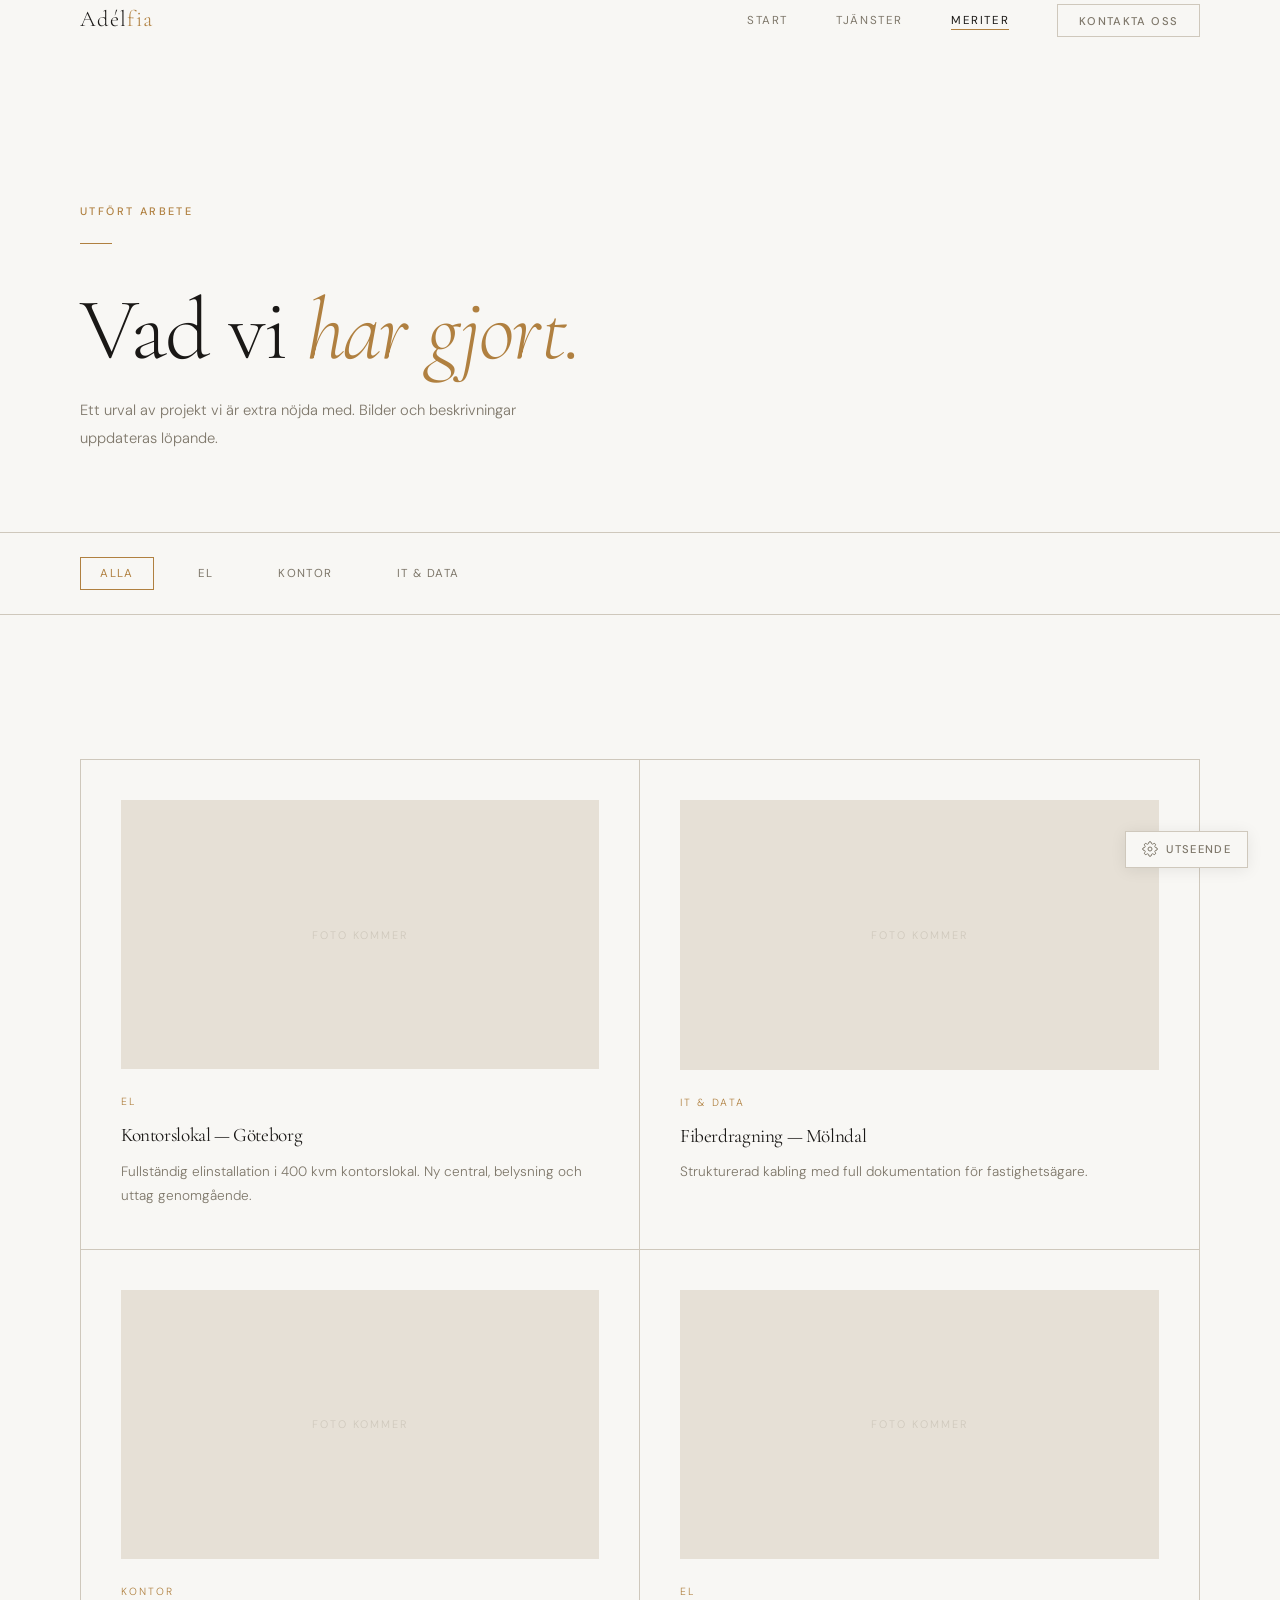
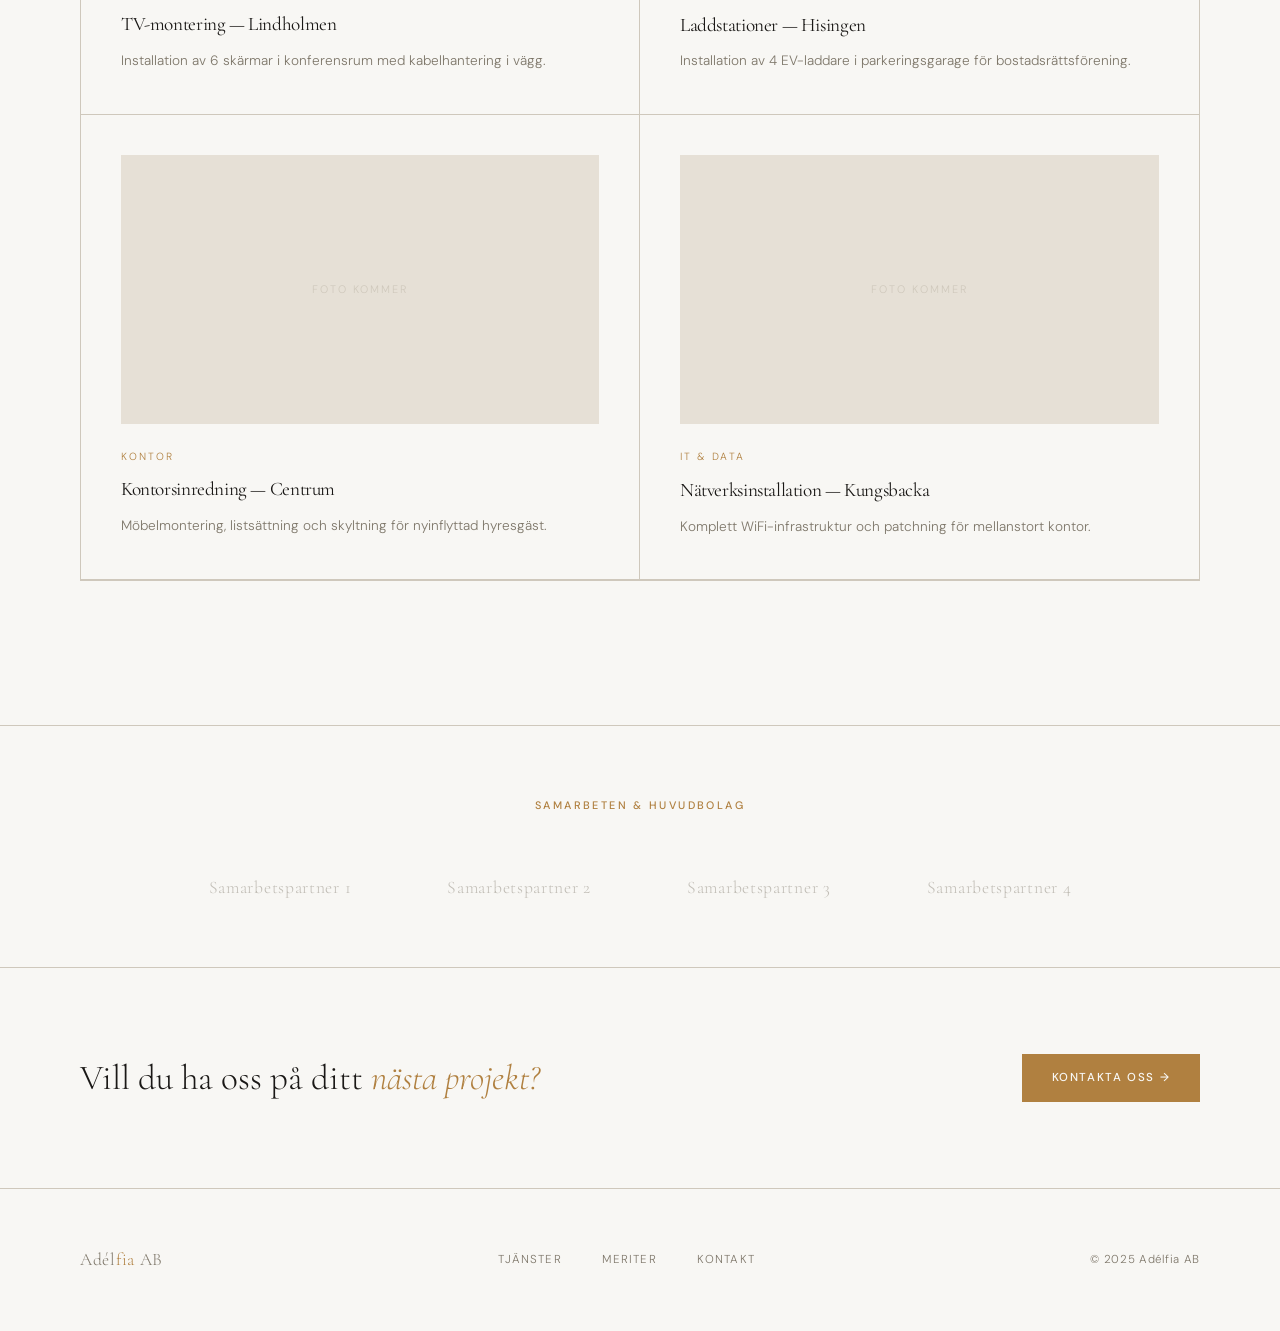
<file: adelfia/meriter.html>
<!DOCTYPE html>
<html lang="sv" data-theme="dag" data-font="klassisk">
<head>
  <meta charset="UTF-8" />
  <meta name="viewport" content="width=device-width, initial-scale=1.0" />
  <title>Meriter — Adélfia AB</title>
  <meta name="description" content="Se vad Adélfia AB har utfört — el, kontor och IT-installationer." />
  <link rel="stylesheet" href="css/style.css" />
</head>
<body>

  <!-- ===== NAVIGATION ===== -->
  <nav class="nav">
    <div class="container">
      <div class="nav__inner">
        <a href="index.html" class="nav__logo">Adél<span>fia</span></a>
        <ul class="nav__links">
          <li><a href="index.html">Start</a></li>
          <li><a href="tjanster.html">Tjänster</a></li>
          <li><a href="meriter.html">Meriter</a></li>
          <li><a href="kontakt.html" class="nav__cta">Kontakta oss</a></li>
        </ul>
        <button class="nav__hamburger" aria-label="Meny">
          <span></span><span></span><span></span>
        </button>
      </div>
    </div>
  </nav>

  <div class="nav__mobile">
    <a href="index.html">Start</a>
    <a href="tjanster.html">Tjänster</a>
    <a href="meriter.html">Meriter</a>
    <a href="kontakt.html">Kontakt</a>
  </div>

  <!-- ===== PAGE HEADER ===== -->
  <header class="page-header">
    <div class="container">
      <span class="label">Utfört arbete</span>
      <div class="divider"></div>
      <h1 class="page-header__heading">Vad vi <em>har gjort.</em></h1>
      <p class="page-header__sub">
        Ett urval av projekt vi är extra nöjda med. Bilder och beskrivningar
        uppdateras löpande.
      </p>
    </div>
  </header>

  <!-- ===== FILTER (enkel) ===== -->
  <div style="border-bottom:1px solid var(--border); padding: 1.5rem 0;">
    <div class="container" style="display:flex; gap:1.5rem; flex-wrap:wrap;">
      <button class="merit-filter active" data-filter="all" onclick="filterMerits(this, 'all')">Alla</button>
      <button class="merit-filter" data-filter="el" onclick="filterMerits(this, 'el')">El</button>
      <button class="merit-filter" data-filter="kontor" onclick="filterMerits(this, 'kontor')">Kontor</button>
      <button class="merit-filter" data-filter="it" onclick="filterMerits(this, 'it')">IT & Data</button>
    </div>
  </div>

  <style>
    .merit-filter {
      background: none;
      border: 1px solid transparent;
      color: var(--text-muted);
      font-family: var(--font-body);
      font-size: 0.72rem;
      letter-spacing: 0.12em;
      text-transform: uppercase;
      padding: 0.5rem 1.2rem;
      cursor: pointer;
      transition: all 0.2s;
    }
    .merit-filter:hover,
    .merit-filter.active {
      border-color: var(--accent);
      color: var(--accent);
    }
    .merit-item { transition: opacity 0.3s, transform 0.3s; }
    .merit-item.hidden { opacity:0; pointer-events:none; height:0; overflow:hidden; padding:0; margin:0; }
  </style>

  <!-- ===== PROJECTS GRID ===== -->
  <section class="section">
    <div class="container">
      <div class="merits__grid" id="meritsGrid">

        <!-- Lägg till/ta bort merit-item-block för varje projekt -->
        <!-- data-category = el | kontor | it -->

        <div class="merit-item fade-in" data-category="el">
          <div class="merit-item__img-placeholder">Foto kommer</div>
          <span class="merit-item__label">El</span>
          <h3 class="merit-item__title">Kontorslokal — Göteborg</h3>
          <p class="merit-item__desc">Fullständig elinstallation i 400 kvm kontorslokal. Ny central, belysning och uttag genomgående.</p>
        </div>

        <div class="merit-item fade-in fade-in-delay-1" data-category="it">
          <div class="merit-item__img-placeholder">Foto kommer</div>
          <span class="merit-item__label">IT & Data</span>
          <h3 class="merit-item__title">Fiberdragning — Mölndal</h3>
          <p class="merit-item__desc">Strukturerad kabling med full dokumentation för fastighetsägare.</p>
        </div>

        <div class="merit-item fade-in" data-category="kontor">
          <div class="merit-item__img-placeholder">Foto kommer</div>
          <span class="merit-item__label">Kontor</span>
          <h3 class="merit-item__title">TV-montering — Lindholmen</h3>
          <p class="merit-item__desc">Installation av 6 skärmar i konferensrum med kabelhantering i vägg.</p>
        </div>

        <div class="merit-item fade-in fade-in-delay-1" data-category="el">
          <div class="merit-item__img-placeholder">Foto kommer</div>
          <span class="merit-item__label">El</span>
          <h3 class="merit-item__title">Laddstationer — Hisingen</h3>
          <p class="merit-item__desc">Installation av 4 EV-laddare i parkeringsgarage för bostadsrättsförening.</p>
        </div>

        <div class="merit-item fade-in" data-category="kontor">
          <div class="merit-item__img-placeholder">Foto kommer</div>
          <span class="merit-item__label">Kontor</span>
          <h3 class="merit-item__title">Kontorsinredning — Centrum</h3>
          <p class="merit-item__desc">Möbelmontering, listsättning och skyltning för nyinflyttad hyresgäst.</p>
        </div>

        <div class="merit-item fade-in fade-in-delay-1" data-category="it">
          <div class="merit-item__img-placeholder">Foto kommer</div>
          <span class="merit-item__label">IT & Data</span>
          <h3 class="merit-item__title">Nätverksinstallation — Kungsbacka</h3>
          <p class="merit-item__desc">Komplett WiFi-infrastruktur och patchning för mellanstort kontor.</p>
        </div>

      </div>
    </div>
  </section>

  <!-- ===== PARTNERS / SAMARBETEN ===== -->
  <section class="partners">
    <div class="container">
      <div class="partners__label">
        <span class="label">Samarbeten & huvudbolag</span>
      </div>
      <div class="partners__logos">
        <!-- Byt ut texten mot <img>-taggar när du har loggor -->
        <span class="partners__logo">Samarbetspartner 1</span>
        <span class="partners__logo">Samarbetspartner 2</span>
        <span class="partners__logo">Samarbetspartner 3</span>
        <span class="partners__logo">Samarbetspartner 4</span>
      </div>
    </div>
  </section>

  <!-- ===== CTA ===== -->
  <section class="section--tight" style="border-top:1px solid var(--border);">
    <div class="container" style="display:flex; justify-content:space-between; align-items:center; flex-wrap:wrap; gap:2rem;">
      <p class="fade-in" style="font-family:var(--font-display); font-size:clamp(1.5rem, 3vw, 2.2rem); font-weight:300;">
        Vill du ha oss på ditt <em style="color:var(--accent); font-style:italic;">nästa projekt?</em>
      </p>
      <a href="kontakt.html" class="btn btn--primary fade-in">Kontakta oss →</a>
    </div>
  </section>

  <!-- ===== FOOTER ===== -->
  <footer class="footer">
    <div class="container">
      <div class="footer__inner">
        <div class="footer__logo">Adél<span>fia</span> AB</div>
        <nav class="footer__links">
          <a href="tjanster.html">Tjänster</a>
          <a href="meriter.html">Meriter</a>
          <a href="kontakt.html">Kontakt</a>
        </nav>
        <span class="footer__copy">© 2025 Adélfia AB</span>
      </div>
    </div>
  </footer>

  <!-- ===== INSTÄLLNINGSPANEL ===== -->
  <div class="settings-panel" id="settingsPanel">
    <button class="settings-panel__toggle" id="settingsToggle" aria-label="Inställningar" aria-expanded="false">
      <svg width="16" height="16" viewBox="0 0 24 24" fill="none" stroke="currentColor" stroke-width="1.5">
        <circle cx="12" cy="12" r="3"/>
        <path d="M19.4 15a1.65 1.65 0 0 0 .33 1.82l.06.06a2 2 0 0 1-2.83 2.83l-.06-.06a1.65 1.65 0 0 0-1.82-.33 1.65 1.65 0 0 0-1 1.51V21a2 2 0 0 1-4 0v-.09A1.65 1.65 0 0 0 9 19.4a1.65 1.65 0 0 0-1.82.33l-.06.06a2 2 0 0 1-2.83-2.83l.06-.06A1.65 1.65 0 0 0 4.68 15a1.65 1.65 0 0 0-1.51-1H3a2 2 0 0 1 0-4h.09A1.65 1.65 0 0 0 4.6 9a1.65 1.65 0 0 0-.33-1.82l-.06-.06a2 2 0 0 1 2.83-2.83l.06.06A1.65 1.65 0 0 0 9 4.68a1.65 1.65 0 0 0 1-1.51V3a2 2 0 0 1 4 0v.09a1.65 1.65 0 0 0 1 1.51 1.65 1.65 0 0 0 1.82-.33l.06-.06a2 2 0 0 1 2.83 2.83l-.06.06A1.65 1.65 0 0 0 19.4 9a1.65 1.65 0 0 0 1.51 1H21a2 2 0 0 1 0 4h-.09a1.65 1.65 0 0 0-1.51 1z"/>
      </svg>
      <span>Utseende</span>
    </button>
    <div class="settings-panel__box" id="settingsBox">
      <div class="settings-group">
        <p class="settings-group__label">Färg</p>
        <button class="pick-btn" data-theme-value="dag"><div class="swatch swatch--dag"></div>Dag</button>
        <button class="pick-btn" data-theme-value="natt"><div class="swatch swatch--natt"></div>Natt</button>
        <button class="pick-btn" data-theme-value="stal"><div class="swatch swatch--stal"></div>Stål</button>
      </div>
      <div class="settings-divider"></div>
      <div class="settings-group">
        <p class="settings-group__label">Typsnitt</p>
        <button class="pick-btn" data-font-value="klassisk"><span class="font-preview font-preview--klassisk">Aa</span>Klassisk</button>
        <button class="pick-btn" data-font-value="grotesk"><span class="font-preview font-preview--grotesk">Aa</span>Grotesk</button>
        <button class="pick-btn" data-font-value="editorial"><span class="font-preview font-preview--editorial">Aa</span>Editorial</button>
      </div>
    </div>
  </div>

  <script src="js/main.js"></script>
  <script>
    function filterMerits(btn, category) {
      document.querySelectorAll('.merit-filter').forEach(b => b.classList.remove('active'));
      btn.classList.add('active');
      document.querySelectorAll('.merit-item').forEach(item => {
        if (category === 'all' || item.dataset.category === category) {
          item.classList.remove('hidden');
        } else {
          item.classList.add('hidden');
        }
      });
    }
  </script>
</body>
</html>
</file>
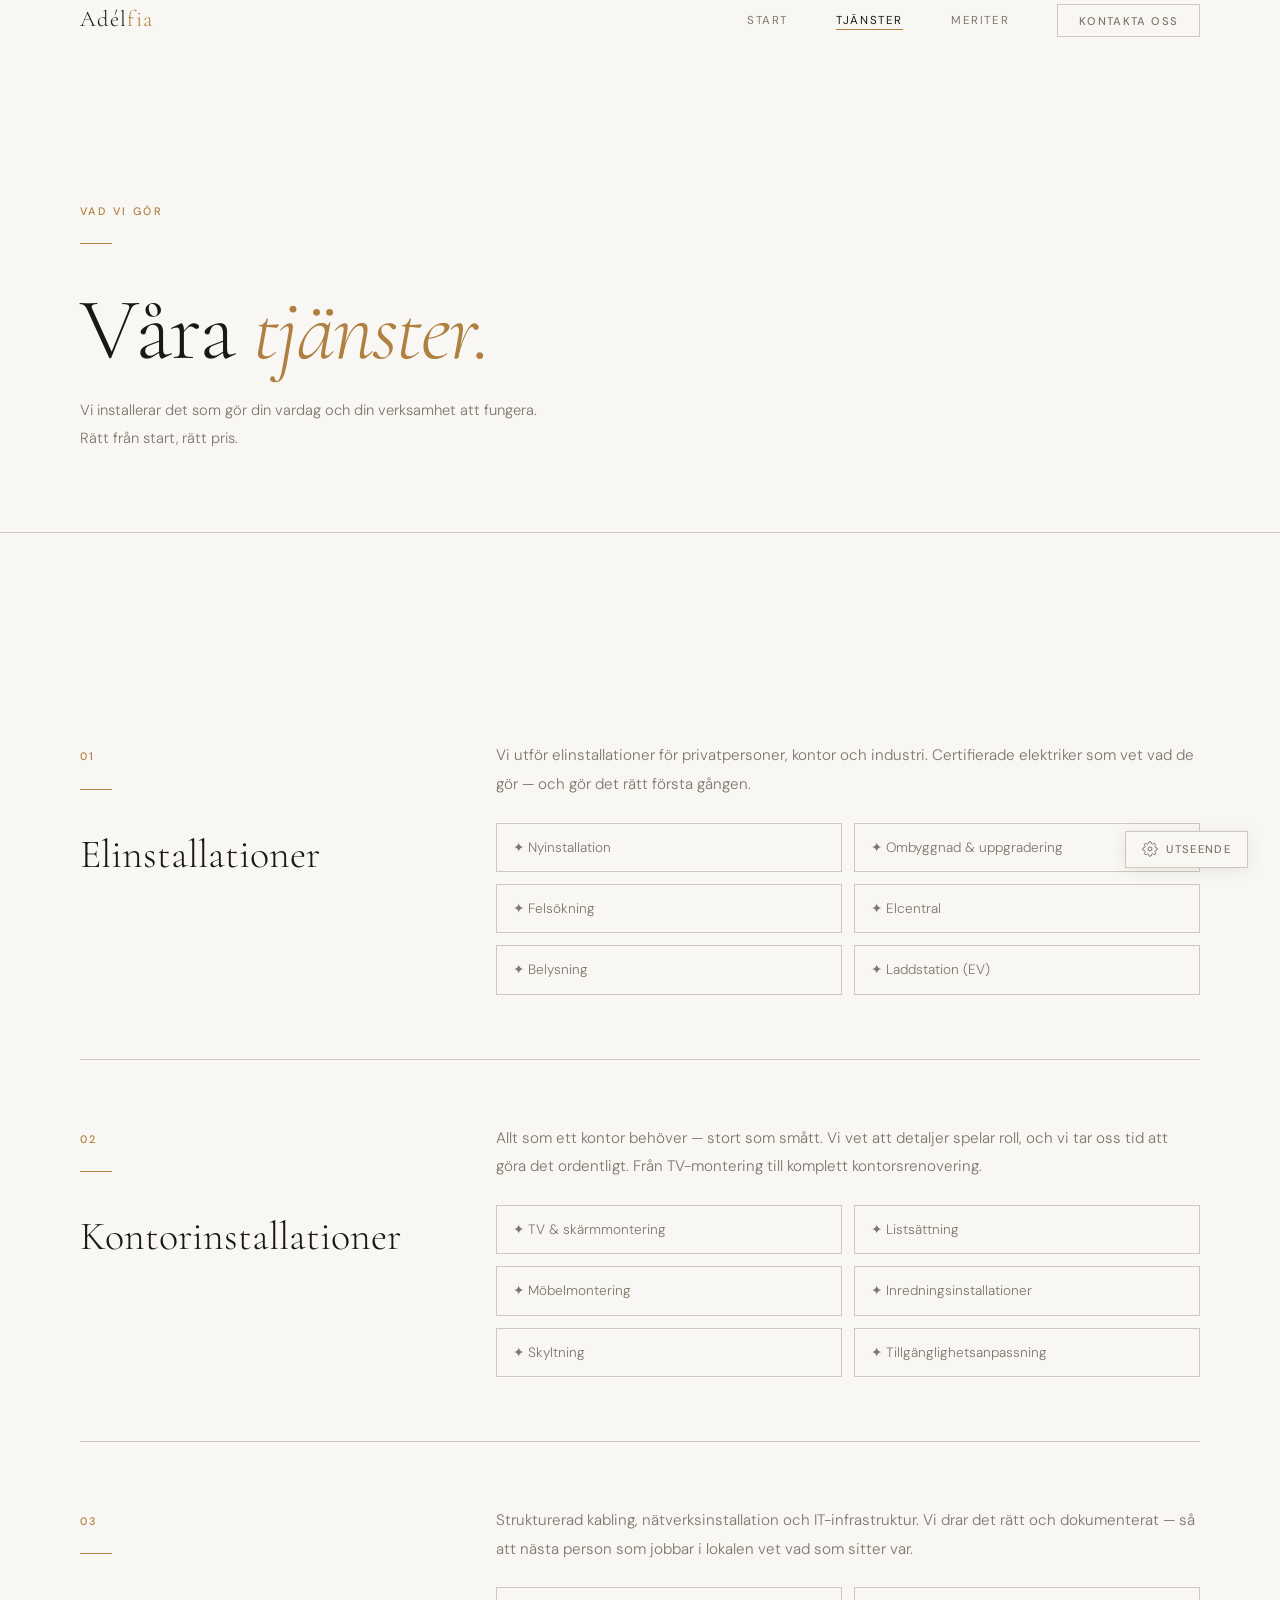
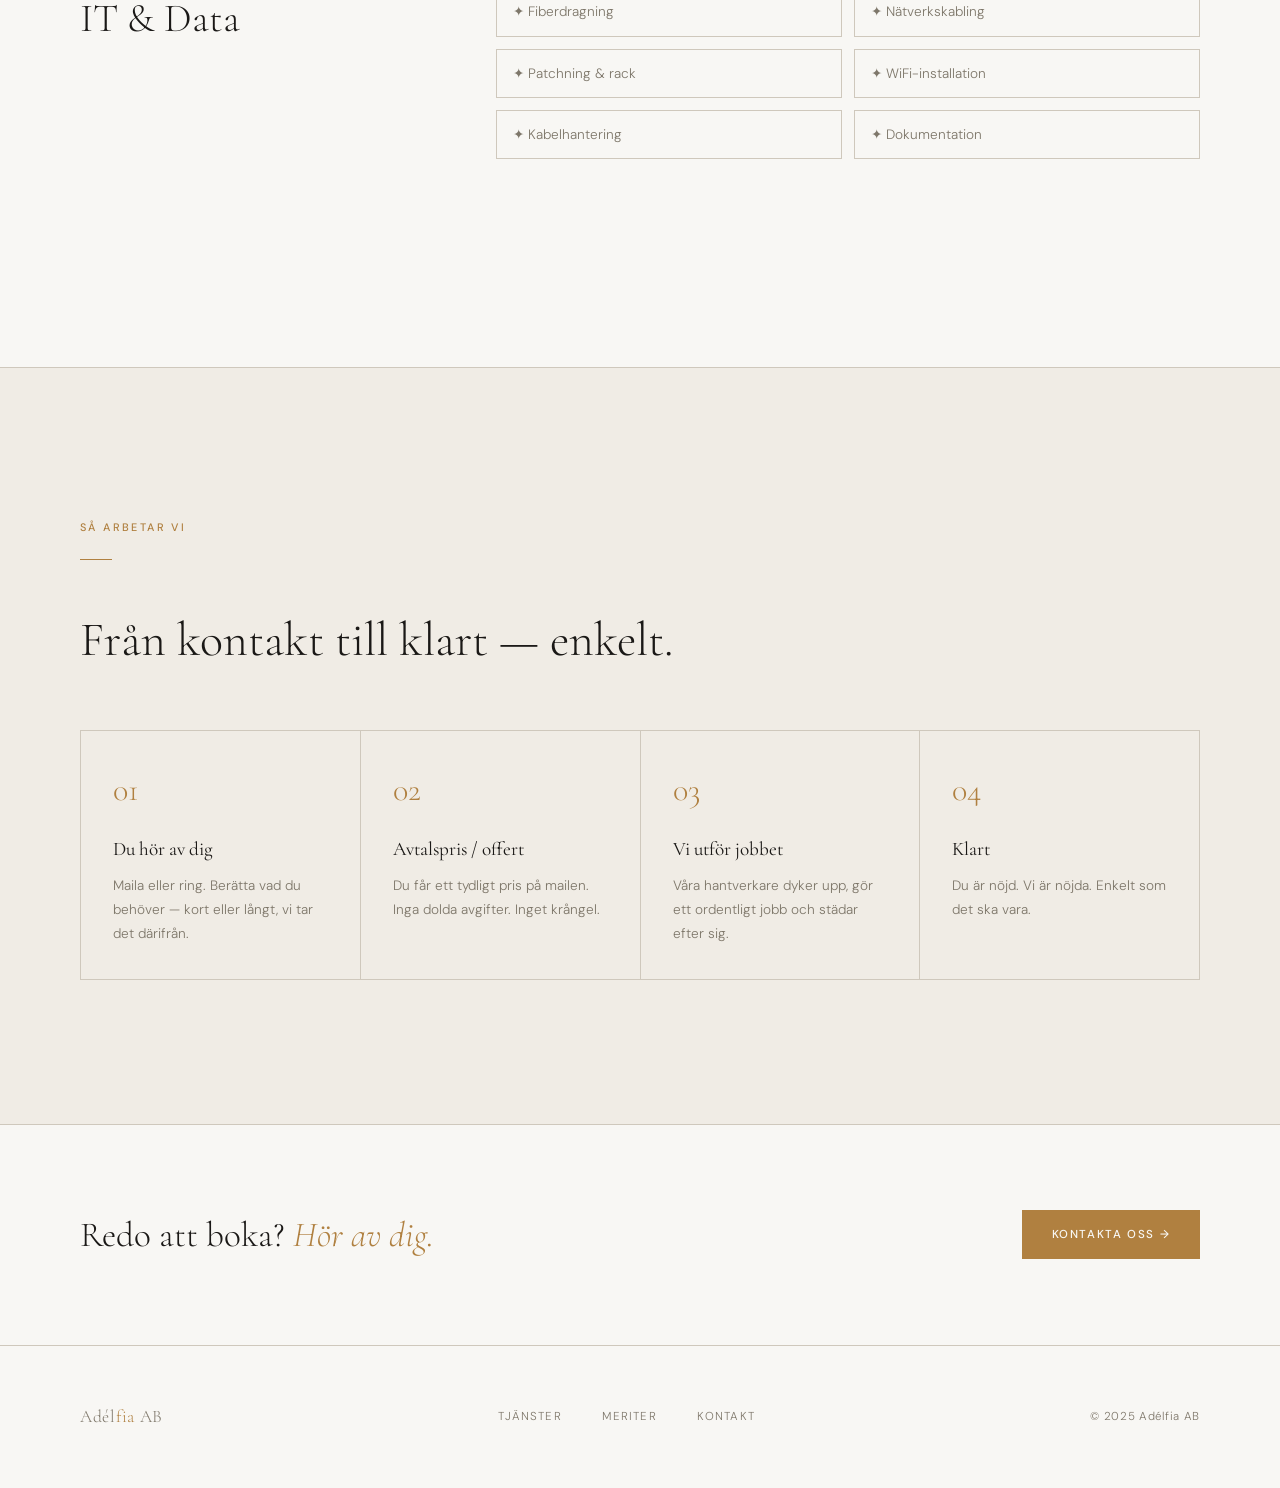
<file: adelfia/tjanster.html>
<!DOCTYPE html>
<html lang="sv" data-theme="dag" data-font="klassisk">
<head>
  <meta charset="UTF-8" />
  <meta name="viewport" content="width=device-width, initial-scale=1.0" />
  <title>Tjänster — Adélfia AB</title>
  <meta name="description" content="Adélfia erbjuder el-, kontor- och IT-installationer med hög kvalitet och förmånliga priser." />
  <link rel="stylesheet" href="css/style.css" />
</head>
<body>

  <!-- ===== NAVIGATION ===== -->
  <nav class="nav">
    <div class="container">
      <div class="nav__inner">
        <a href="index.html" class="nav__logo">Adél<span>fia</span></a>
        <ul class="nav__links">
          <li><a href="index.html">Start</a></li>
          <li><a href="tjanster.html">Tjänster</a></li>
          <li><a href="meriter.html">Meriter</a></li>
          <li><a href="kontakt.html" class="nav__cta">Kontakta oss</a></li>
        </ul>
        <button class="nav__hamburger" aria-label="Meny">
          <span></span><span></span><span></span>
        </button>
      </div>
    </div>
  </nav>

  <div class="nav__mobile">
    <a href="index.html">Start</a>
    <a href="tjanster.html">Tjänster</a>
    <a href="meriter.html">Meriter</a>
    <a href="kontakt.html">Kontakt</a>
  </div>

  <!-- ===== PAGE HEADER ===== -->
  <header class="page-header">
    <div class="container">
      <span class="label">Vad vi gör</span>
      <div class="divider"></div>
      <h1 class="page-header__heading">Våra <em>tjänster.</em></h1>
      <p class="page-header__sub">
        Vi installerar det som gör din vardag och din verksamhet att fungera.
        Rätt från start, rätt pris.
      </p>
    </div>
  </header>

  <!-- ===== SERVICES FULL ===== -->
  <section class="section">
    <div class="container">

      <!-- El -->
      <div style="display:grid; grid-template-columns:1fr 2fr; gap:4rem; padding:4rem 0; border-bottom:1px solid var(--border);" class="fade-in">
        <div>
          <span class="label">01</span>
          <div class="divider"></div>
          <h2 style="font-family:var(--font-display); font-size:2.5rem; font-weight:300; line-height:1.2;">El&shy;installationer</h2>
        </div>
        <div>
          <p style="color:var(--text-muted); font-size:0.95rem; line-height:1.9; margin-bottom:1.5rem;">
            Vi utför elinstallationer för privatpersoner, kontor och industri. Certifierade
            elektriker som vet vad de gör — och gör det rätt första gången.
          </p>
          <ul style="display:grid; grid-template-columns:1fr 1fr; gap:0.75rem;">
            <li style="font-size:0.85rem; color:var(--text-muted); padding:0.75rem 1rem; border:1px solid var(--border);">✦ Nyinstallation</li>
            <li style="font-size:0.85rem; color:var(--text-muted); padding:0.75rem 1rem; border:1px solid var(--border);">✦ Ombyggnad & uppgradering</li>
            <li style="font-size:0.85rem; color:var(--text-muted); padding:0.75rem 1rem; border:1px solid var(--border);">✦ Felsökning</li>
            <li style="font-size:0.85rem; color:var(--text-muted); padding:0.75rem 1rem; border:1px solid var(--border);">✦ Elcentral</li>
            <li style="font-size:0.85rem; color:var(--text-muted); padding:0.75rem 1rem; border:1px solid var(--border);">✦ Belysning</li>
            <li style="font-size:0.85rem; color:var(--text-muted); padding:0.75rem 1rem; border:1px solid var(--border);">✦ Laddstation (EV)</li>
          </ul>
        </div>
      </div>

      <!-- Kontor -->
      <div style="display:grid; grid-template-columns:1fr 2fr; gap:4rem; padding:4rem 0; border-bottom:1px solid var(--border);" class="fade-in">
        <div>
          <span class="label">02</span>
          <div class="divider"></div>
          <h2 style="font-family:var(--font-display); font-size:2.5rem; font-weight:300; line-height:1.2;">Kontor&shy;installationer</h2>
        </div>
        <div>
          <p style="color:var(--text-muted); font-size:0.95rem; line-height:1.9; margin-bottom:1.5rem;">
            Allt som ett kontor behöver — stort som smått. Vi vet att detaljer spelar roll,
            och vi tar oss tid att göra det ordentligt. Från TV-montering till komplett kontorsrenovering.
          </p>
          <ul style="display:grid; grid-template-columns:1fr 1fr; gap:0.75rem;">
            <li style="font-size:0.85rem; color:var(--text-muted); padding:0.75rem 1rem; border:1px solid var(--border);">✦ TV & skärmmontering</li>
            <li style="font-size:0.85rem; color:var(--text-muted); padding:0.75rem 1rem; border:1px solid var(--border);">✦ Listsättning</li>
            <li style="font-size:0.85rem; color:var(--text-muted); padding:0.75rem 1rem; border:1px solid var(--border);">✦ Möbelmontering</li>
            <li style="font-size:0.85rem; color:var(--text-muted); padding:0.75rem 1rem; border:1px solid var(--border);">✦ Inredningsinstallationer</li>
            <li style="font-size:0.85rem; color:var(--text-muted); padding:0.75rem 1rem; border:1px solid var(--border);">✦ Skyltning</li>
            <li style="font-size:0.85rem; color:var(--text-muted); padding:0.75rem 1rem; border:1px solid var(--border);">✦ Tillgänglighetsanpassning</li>
          </ul>
        </div>
      </div>

      <!-- IT -->
      <div style="display:grid; grid-template-columns:1fr 2fr; gap:4rem; padding:4rem 0;" class="fade-in">
        <div>
          <span class="label">03</span>
          <div class="divider"></div>
          <h2 style="font-family:var(--font-display); font-size:2.5rem; font-weight:300; line-height:1.2;">IT & Data</h2>
        </div>
        <div>
          <p style="color:var(--text-muted); font-size:0.95rem; line-height:1.9; margin-bottom:1.5rem;">
            Strukturerad kabling, nätverksinstallation och IT-infrastruktur.
            Vi drar det rätt och dokumenterat — så att nästa person som jobbar i lokalen
            vet vad som sitter var.
          </p>
          <ul style="display:grid; grid-template-columns:1fr 1fr; gap:0.75rem;">
            <li style="font-size:0.85rem; color:var(--text-muted); padding:0.75rem 1rem; border:1px solid var(--border);">✦ Fiberdragning</li>
            <li style="font-size:0.85rem; color:var(--text-muted); padding:0.75rem 1rem; border:1px solid var(--border);">✦ Nätverkskabling</li>
            <li style="font-size:0.85rem; color:var(--text-muted); padding:0.75rem 1rem; border:1px solid var(--border);">✦ Patchning & rack</li>
            <li style="font-size:0.85rem; color:var(--text-muted); padding:0.75rem 1rem; border:1px solid var(--border);">✦ WiFi-installation</li>
            <li style="font-size:0.85rem; color:var(--text-muted); padding:0.75rem 1rem; border:1px solid var(--border);">✦ Kabelhantering</li>
            <li style="font-size:0.85rem; color:var(--text-muted); padding:0.75rem 1rem; border:1px solid var(--border);">✦ Dokumentation</li>
          </ul>
        </div>
      </div>

    </div>
  </section>

  <!-- ===== HOW WE WORK ===== -->
  <section class="section" style="background:var(--bg-2); border-top:1px solid var(--border); border-bottom:1px solid var(--border);">
    <div class="container">
      <span class="label fade-in">Så arbetar vi</span>
      <div class="divider fade-in"></div>
      <h2 class="fade-in" style="font-family:var(--font-display); font-size:clamp(2rem,4vw,3rem); font-weight:300; margin-bottom:3rem;">Från kontakt till klart — enkelt.</h2>

      <div style="display:grid; grid-template-columns:repeat(4, 1fr); gap:1px; background:var(--border); border:1px solid var(--border);">

        <div style="background:var(--bg-2); padding:2rem;" class="fade-in">
          <div style="font-family:var(--font-display); font-size:2rem; color:var(--accent); margin-bottom:1rem;">01</div>
          <h3 style="font-family:var(--font-display); font-size:1.2rem; font-weight:400; margin-bottom:0.5rem;">Du hör av dig</h3>
          <p style="font-size:0.85rem; color:var(--text-muted); line-height:1.8;">
            Maila eller ring. Berätta vad du behöver — kort eller långt, vi tar det därifrån.
          </p>
        </div>

        <div style="background:var(--bg-2); padding:2rem;" class="fade-in fade-in-delay-1">
          <div style="font-family:var(--font-display); font-size:2rem; color:var(--accent); margin-bottom:1rem;">02</div>
          <h3 style="font-family:var(--font-display); font-size:1.2rem; font-weight:400; margin-bottom:0.5rem;">Avtalspris / offert</h3>
          <p style="font-size:0.85rem; color:var(--text-muted); line-height:1.8;">
            Du får ett tydligt pris på mailen. Inga dolda avgifter. Inget krångel.
          </p>
        </div>

        <div style="background:var(--bg-2); padding:2rem;" class="fade-in fade-in-delay-2">
          <div style="font-family:var(--font-display); font-size:2rem; color:var(--accent); margin-bottom:1rem;">03</div>
          <h3 style="font-family:var(--font-display); font-size:1.2rem; font-weight:400; margin-bottom:0.5rem;">Vi utför jobbet</h3>
          <p style="font-size:0.85rem; color:var(--text-muted); line-height:1.8;">
            Våra hantverkare dyker upp, gör ett ordentligt jobb och städar efter sig.
          </p>
        </div>

        <div style="background:var(--bg-2); padding:2rem;" class="fade-in fade-in-delay-3">
          <div style="font-family:var(--font-display); font-size:2rem; color:var(--accent); margin-bottom:1rem;">04</div>
          <h3 style="font-family:var(--font-display); font-size:1.2rem; font-weight:400; margin-bottom:0.5rem;">Klart</h3>
          <p style="font-size:0.85rem; color:var(--text-muted); line-height:1.8;">
            Du är nöjd. Vi är nöjda. Enkelt som det ska vara.
          </p>
        </div>

      </div>
    </div>
  </section>

  <!-- ===== CTA ===== -->
  <section class="section--tight">
    <div class="container" style="display:flex; justify-content:space-between; align-items:center; flex-wrap:wrap; gap:2rem;">
      <p class="fade-in" style="font-family:var(--font-display); font-size:clamp(1.5rem, 3vw, 2.2rem); font-weight:300;">
        Redo att boka? <em style="color:var(--accent); font-style:italic;">Hör av dig.</em>
      </p>
      <a href="kontakt.html" class="btn btn--primary fade-in">Kontakta oss →</a>
    </div>
  </section>

  <!-- ===== FOOTER ===== -->
  <footer class="footer">
    <div class="container">
      <div class="footer__inner">
        <div class="footer__logo">Adél<span>fia</span> AB</div>
        <nav class="footer__links">
          <a href="tjanster.html">Tjänster</a>
          <a href="meriter.html">Meriter</a>
          <a href="kontakt.html">Kontakt</a>
        </nav>
        <span class="footer__copy">© 2025 Adélfia AB</span>
      </div>
    </div>
  </footer>

  <!-- ===== INSTÄLLNINGSPANEL ===== -->
  <div class="settings-panel" id="settingsPanel">
    <button class="settings-panel__toggle" id="settingsToggle" aria-label="Inställningar" aria-expanded="false">
      <svg width="16" height="16" viewBox="0 0 24 24" fill="none" stroke="currentColor" stroke-width="1.5">
        <circle cx="12" cy="12" r="3"/>
        <path d="M19.4 15a1.65 1.65 0 0 0 .33 1.82l.06.06a2 2 0 0 1-2.83 2.83l-.06-.06a1.65 1.65 0 0 0-1.82-.33 1.65 1.65 0 0 0-1 1.51V21a2 2 0 0 1-4 0v-.09A1.65 1.65 0 0 0 9 19.4a1.65 1.65 0 0 0-1.82.33l-.06.06a2 2 0 0 1-2.83-2.83l.06-.06A1.65 1.65 0 0 0 4.68 15a1.65 1.65 0 0 0-1.51-1H3a2 2 0 0 1 0-4h.09A1.65 1.65 0 0 0 4.6 9a1.65 1.65 0 0 0-.33-1.82l-.06-.06a2 2 0 0 1 2.83-2.83l.06.06A1.65 1.65 0 0 0 9 4.68a1.65 1.65 0 0 0 1-1.51V3a2 2 0 0 1 4 0v.09a1.65 1.65 0 0 0 1 1.51 1.65 1.65 0 0 0 1.82-.33l.06-.06a2 2 0 0 1 2.83 2.83l-.06.06A1.65 1.65 0 0 0 19.4 9a1.65 1.65 0 0 0 1.51 1H21a2 2 0 0 1 0 4h-.09a1.65 1.65 0 0 0-1.51 1z"/>
      </svg>
      <span>Utseende</span>
    </button>
    <div class="settings-panel__box" id="settingsBox">
      <div class="settings-group">
        <p class="settings-group__label">Färg</p>
        <button class="pick-btn" data-theme-value="dag"><div class="swatch swatch--dag"></div>Dag</button>
        <button class="pick-btn" data-theme-value="natt"><div class="swatch swatch--natt"></div>Natt</button>
        <button class="pick-btn" data-theme-value="stal"><div class="swatch swatch--stal"></div>Stål</button>
      </div>
      <div class="settings-divider"></div>
      <div class="settings-group">
        <p class="settings-group__label">Typsnitt</p>
        <button class="pick-btn" data-font-value="klassisk"><span class="font-preview font-preview--klassisk">Aa</span>Klassisk</button>
        <button class="pick-btn" data-font-value="grotesk"><span class="font-preview font-preview--grotesk">Aa</span>Grotesk</button>
        <button class="pick-btn" data-font-value="editorial"><span class="font-preview font-preview--editorial">Aa</span>Editorial</button>
      </div>
    </div>
  </div>

  <script src="js/main.js"></script>
</body>
</html>
</file>
<file: css/style.css>
/* ============================================================
   ADÉLFIA AB — style.css
   ============================================================ */

@import url('https://fonts.googleapis.com/css2?family=Cormorant+Garamond:ital,wght@0,300;0,400;1,300;1,400&family=DM+Sans:wght@300;400;500&family=Plus+Jakarta+Sans:wght@300;400;500&family=Playfair+Display:ital,wght@0,300;0,400;1,300;1,400&family=Raleway:wght@300;400;500;600&family=Roboto:wght@400;700;900&family=Space+Grotesk:wght@300;400;500&display=swap');

/* ============================================================
   1. FÄRGTEMAN
   ============================================================ */

:root,
[data-theme="dag"] {
  --bg:          #f8f7f4;
  --bg-2:        #f0ece5;
  --bg-3:        #e6e0d6;
  --border:      #cfc8bc;
  --text:        #1a1816;
  --text-muted:  #5a5248;
  --accent:      #b08040;
  --accent-dim:  #7a5c2e;
  --nav-bg:      rgba(248,247,244,0.94);
  --hero-overlay: rgba(248,247,244,0.62);  /* tätare för bättre läsbarhet */
}

[data-theme="natt"] {
  --bg:          #0e0e0c;
  --bg-2:        #151510;
  --bg-3:        #1c1c16;
  --border:      #2c2c24;
  --text:        #e6e2d8;
  --text-muted:  #8a867a;   /* ljusare för bättre kontrast */
  --accent:      #c8a96e;
  --accent-dim:  #8a7048;
  --nav-bg:      rgba(14,14,12,0.96);
  --hero-overlay: rgba(10,10,8,0.48);
}

[data-theme="stal"] {
  --bg:          #0f1a24;
  --bg-2:        #162230;
  --bg-3:        #1e2e3e;
  --border:      #263848;
  --text:        #d4e6f4;
  --text-muted:  #6a8fa8;
  --accent:      #5abde0;
  --accent-dim:  #3a9dc0;
  --nav-bg:      rgba(15,26,36,0.96);
  --hero-overlay: rgba(10,18,28,0.52);
}

/* ============================================================
   2. TECKENSNITTSTEMAN
   ============================================================ */

:root,
[data-font="klassisk"] {
  --font-display: 'Cormorant Garamond', Georgia, serif;
  --font-body:    'DM Sans', system-ui, sans-serif;
  --weight-display: 300;
  --tracking-display: -0.02em;
  --tracking-body: 0;
}

[data-font="grotesk"] {
  --font-display: 'Plus Jakarta Sans', system-ui, sans-serif;
  --font-body:    'Plus Jakarta Sans', system-ui, sans-serif;
  --weight-display: 300;
  --tracking-display: -0.02em;
  --tracking-body: 0;
}

[data-font="editorial"] {
  --font-display: 'Playfair Display', Georgia, serif;
  --font-body:    'Space Grotesk', system-ui, sans-serif;
  --weight-display: 300;
  --tracking-display: -0.01em;
  --tracking-body: 0.01em;
}

/* Roboto — kraftfullt, bold display */
[data-font="roboto"] {
  --font-display: 'Roboto', system-ui, sans-serif;
  --font-body:    'Roboto', system-ui, sans-serif;
  --weight-display: 700;
  --tracking-display: -0.02em;
  --tracking-body: 0;
}

/* Raleway — elegant, luftig */
[data-font="raleway"] {
  --font-display: 'Raleway', system-ui, sans-serif;
  --font-body:    'Raleway', system-ui, sans-serif;
  --weight-display: 300;
  --tracking-display: 0.04em;
  --tracking-body: 0.02em;
}

/* ============================================================
   3. RESET & BASE
   ============================================================ */
*, *::before, *::after {
  box-sizing: border-box;
  margin: 0;
  padding: 0;
}

html {
  scroll-behavior: smooth;
  font-size: 16px;
}

body {
  background-color: var(--bg);
  color: var(--text);
  font-family: var(--font-body);
  font-weight: 300;
  line-height: 1.7;
  -webkit-font-smoothing: antialiased;
  transition: background-color 0.35s ease, color 0.35s ease;
}

img  { display: block; max-width: 100%; }
a    { color: inherit; text-decoration: none; }
ul   { list-style: none; }

/* ============================================================
   4. UTILITY
   ============================================================ */
.container {
  width: 100%;
  max-width: 1200px;
  margin: 0 auto;
  padding: 0 2.5rem;
}

.section       { padding: 9rem 0; }
.section--tight { padding: 5rem 0; }

.label {
  font-family: var(--font-body);
  font-size: 0.76rem;
  font-weight: 500;
  letter-spacing: 0.2em;
  text-transform: uppercase;
  color: var(--accent);
}

.divider {
  width: 32px;
  height: 1px;
  background: var(--accent);
  margin: 1.25rem 0 2.5rem;
}

/* ============================================================
   5. NAVIGATION
   ============================================================ */
.nav {
  position: fixed;
  top: 0;
  left: 0;
  right: 0;
  height: 68px;
  z-index: 100;
  transition: background 0.4s ease, border-color 0.4s ease;
  border-bottom: 1px solid transparent;
}

.nav.scrolled {
  background: var(--nav-bg);
  backdrop-filter: blur(16px);
  -webkit-backdrop-filter: blur(16px);
  border-color: var(--border);
}

.nav__inner {
  display: flex;
  align-items: center;
  justify-content: space-between;
  height: 100%;
}

.nav__logo {
  font-family: var(--font-display);
  font-size: 1.4rem;
  font-weight: var(--weight-display);
  letter-spacing: 0.06em;
  color: var(--text);
  transition: color 0.2s;
}

.nav__logo span { color: var(--accent); }
.nav__logo:hover { color: var(--accent); }

.nav__links {
  display: flex;
  gap: 3rem;
  align-items: center;
}

.nav__links a {
  font-size: 0.88rem;
  font-weight: 400;
  letter-spacing: 0.12em;
  text-transform: uppercase;
  color: var(--text-muted);
  transition: color 0.2s;
  position: relative;
}

.nav__links a::after {
  content: '';
  position: absolute;
  bottom: -2px;
  left: 0;
  width: 0;
  height: 1px;
  background: var(--accent);
  transition: width 0.25s ease;
}

.nav__links a:hover,
.nav__links a.active { color: var(--text); }

.nav__links a:hover::after,
.nav__links a.active::after { width: 100%; }

.nav__cta {
  font-size: 0.82rem !important;
  font-weight: 500 !important;
  letter-spacing: 0.1em !important;
  text-transform: uppercase !important;
  padding: 0.55rem 1.3rem !important;
  border: 1px solid var(--border) !important;
  color: var(--text-muted) !important;
  transition: border-color 0.2s, color 0.2s !important;
}

.nav__cta::after { display: none !important; }

.nav__cta:hover {
  border-color: var(--text-muted) !important;
  color: var(--text) !important;
}

.nav__hamburger {
  display: none;
  flex-direction: column;
  gap: 5px;
  cursor: pointer;
  padding: 4px;
  background: none;
  border: none;
}

.nav__hamburger span {
  display: block;
  width: 22px;
  height: 1px;
  background: var(--text);
  transition: all 0.3s ease;
}

.nav__hamburger.open span:nth-child(1) { transform: translateY(6px) rotate(45deg); }
.nav__hamburger.open span:nth-child(2) { opacity: 0; }
.nav__hamburger.open span:nth-child(3) { transform: translateY(-6px) rotate(-45deg); }

.nav__mobile {
  display: none;
  position: fixed;
  top: 68px;
  left: 0;
  right: 0;
  bottom: 0;
  background: var(--bg);
  flex-direction: column;
  align-items: center;
  justify-content: center;
  gap: 2.5rem;
  z-index: 99;
}

.nav__mobile.open { display: flex; }

.nav__mobile a {
  font-family: var(--font-display);
  font-size: 2.2rem;
  font-weight: var(--weight-display);
  color: var(--text-muted);
  letter-spacing: 0.04em;
  transition: color 0.2s;
}

.nav__mobile a:hover { color: var(--text); }

/* ============================================================
   6. HERO
   ============================================================ */
.hero {
  min-height: 100vh;
  display: flex;
  align-items: flex-end;
  padding-bottom: 8rem;
  padding-top: 68px;
  position: relative;
  overflow: hidden;
}

.hero__media {
  position: absolute;
  inset: 0;
  z-index: 0;
}

.hero__bg-img,
.hero__video {
  position: absolute;
  inset: 0;
  width: 100%;
  height: 100%;
  object-fit: cover;
  object-position: center 40%;
}

.hero__video { z-index: 1; }

.hero__overlay {
  position: absolute;
  inset: 0;
  z-index: 2;
  background: var(--hero-overlay);
}

.hero__content {
  position: relative;
  z-index: 3;
}

.hero__eyebrow {
  display: flex;
  align-items: center;
  gap: 1rem;
  margin-bottom: 2.5rem;
}

.hero__eyebrow-line {
  width: 28px;
  height: 1px;
  background: var(--accent);
}

.hero__title {
  font-family: var(--font-display);
  font-size: clamp(3.2rem, 7.5vw, 7.5rem);
  font-weight: var(--weight-display);
  line-height: 1.0;
  letter-spacing: var(--tracking-display);
  margin-bottom: 2.5rem;
  /* Skugga för mörkt tema (ljus text) */
  text-shadow: 0 2px 8px rgba(0,0,0,0.6), 0 4px 40px rgba(0,0,0,0.45);
}

/* Ljust tema — mörk text, tätt overlay: subtil skugga räcker */
[data-theme="dag"] .hero__title {
  text-shadow: 0 1px 6px rgba(0,0,0,0.18);
}

.hero__title em {
  font-style: italic;
  color: var(--accent);
}

.hero__subtitle {
  font-size: 0.95rem;
  color: var(--text-muted);
  max-width: 380px;
  line-height: 1.9;
  margin-bottom: 4rem;
  text-shadow: 0 1px 6px rgba(0,0,0,0.55), 0 2px 24px rgba(0,0,0,0.4);
}

[data-theme="dag"] .hero__subtitle {
  text-shadow: 0 1px 4px rgba(0,0,0,0.14);
}

/* Label + eyebrow i hero */
.hero__content .label,
.hero__eyebrow .label {
  text-shadow: 0 1px 6px rgba(0,0,0,0.4);
}

[data-theme="dag"] .hero__content .label,
[data-theme="dag"] .hero__eyebrow .label {
  text-shadow: none;
}

.hero__actions {
  display: flex;
  gap: 1.5rem;
  align-items: center;
  flex-wrap: wrap;
}

.hero__scroll {
  position: absolute;
  bottom: 2rem;
  right: 2.5rem;
  z-index: 3;
  display: flex;
  flex-direction: column;
  align-items: center;
  gap: 0.75rem;
  color: var(--text-muted);
  font-size: 0.72rem;
  letter-spacing: 0.18em;
  text-transform: uppercase;
  writing-mode: vertical-rl;
}

.hero__scroll-line {
  width: 1px;
  height: 48px;
  background: linear-gradient(to bottom, var(--accent), transparent);
  animation: scrollLine 2.4s ease-in-out infinite;
}

@keyframes scrollLine {
  0%, 100% { opacity: 0.25; transform: scaleY(0.5); transform-origin: top; }
  50%       { opacity: 0.8; transform: scaleY(1); }
}

/* ============================================================
   7. KNAPPAR
   ============================================================ */
.btn {
  display: inline-flex;
  align-items: center;
  gap: 0.5rem;
  font-family: var(--font-body);
  font-size: 0.72rem;
  font-weight: 500;
  letter-spacing: 0.14em;
  text-transform: uppercase;
  padding: 0.85rem 1.8rem;
  border: 1px solid transparent;
  cursor: pointer;
  transition: all 0.22s ease;
}

.btn--primary {
  background: var(--accent);
  color: var(--bg);
  border-color: var(--accent);
}

.btn--primary:hover {
  background: transparent;
  color: var(--accent);
}

.btn--ghost {
  background: transparent;
  color: var(--text-muted);
  border-color: var(--border);
}

.btn--ghost:hover {
  border-color: var(--text-muted);
  color: var(--text);
}

/* ============================================================
   8. INTRO / OM OSS
   ============================================================ */
.intro {
  border-top: 1px solid var(--border);
}

.intro__inner {
  display: grid;
  grid-template-columns: 1fr 1fr;
  gap: 8rem;
  align-items: start;
}

.intro__img {
  width: 100%;
  margin-top: 3rem;
  aspect-ratio: 4/5;
  object-fit: cover;
  filter: grayscale(15%);
  transition: filter 0.5s ease;
}

.intro__img:hover { filter: grayscale(0%); }

.intro__heading {
  font-family: var(--font-display);
  font-size: clamp(1.9rem, 3.5vw, 3.2rem);
  font-weight: var(--weight-display);
  line-height: 1.18;
  letter-spacing: var(--tracking-display);
}

.intro__heading em { font-style: italic; color: var(--accent); }

.intro__text {
  color: var(--text-muted);
  font-size: 0.92rem;
  line-height: 2.0;
  margin-top: 1rem;
}

.intro__text p + p { margin-top: 1rem; }

/* ============================================================
   9. TJÄNSTEKORT  (minimalistisk — text i fokus)
   ============================================================ */
.services__grid {
  display: grid;
  grid-template-columns: repeat(3, 1fr);
  border-top: 1px solid var(--border);
  margin-top: 3rem;
}

.service-card {
  padding: 3rem 2.5rem 3rem 0;
  border-right: 1px solid var(--border);
  position: relative;
}

.service-card:last-child { border-right: none; padding-right: 0; }
.service-card:not(:first-child) { padding-left: 2.5rem; }

.service-card__number {
  font-family: var(--font-body);
  font-size: 0.76rem;
  font-weight: 500;
  letter-spacing: 0.18em;
  text-transform: uppercase;
  color: var(--accent);
  margin-bottom: 2rem;
}

.service-card__title {
  font-family: var(--font-display);
  font-size: clamp(1.6rem, 2.5vw, 2.2rem);
  font-weight: var(--weight-display);
  letter-spacing: var(--tracking-display);
  margin-bottom: 1rem;
  line-height: 1.1;
}

.service-card__text {
  color: var(--text-muted);
  font-size: 0.88rem;
  line-height: 1.9;
}

/* ============================================================
   10. BILDGALLERI  — hover-expand-effekt
   ============================================================ */
.gallery {
  border-top: 1px solid var(--border);
}

.gallery__header { margin-bottom: 3rem; }

.gallery__heading {
  font-family: var(--font-display);
  font-size: clamp(1.9rem, 3.5vw, 3rem);
  font-weight: var(--weight-display);
  letter-spacing: var(--tracking-display);
}

/* Omslaget måste INTE ha overflow:hidden — bilderna ska kunna växa utanför */
.gallery__grid {
  display: grid;
  grid-template-columns: repeat(3, 1fr);
  grid-auto-rows: 280px;
  gap: 4px;
  position: relative; /* stacking context för z-index */
}

.gallery__item {
  position: relative;
  z-index: 1;
  overflow: hidden;
  background: var(--bg-3);
  cursor: pointer;

  /* z-index återställs EFTER att scale-animationen är klar vid mouseout */
  transition:
    transform  0.52s cubic-bezier(0.4, 0, 0.2, 1),
    box-shadow 0.52s ease,
    z-index    0s   0.52s;
}

.gallery__item:hover {
  transform: scale(1.16);
  z-index: 10;
  box-shadow: 0 28px 72px rgba(0, 0, 0, 0.24);

  /* z-index höjs OMEDELBART vid hover */
  transition:
    transform  0.52s cubic-bezier(0.4, 0, 0.2, 1),
    box-shadow 0.52s ease,
    z-index    0s   0s;
}

.gallery__item--wide { grid-column: span 2; }

.gallery__item img {
  width: 100%;
  height: 100%;
  object-fit: cover;
  display: block;
  filter: grayscale(12%) brightness(0.93);
  transition: filter 0.52s ease;
}

.gallery__item:hover img {
  filter: grayscale(0%) brightness(1.04);
}

/* ============================================================
   11. MERITER
   ============================================================ */
.merits__header {
  display: flex;
  justify-content: space-between;
  align-items: flex-end;
  margin-bottom: 4rem;
  flex-wrap: wrap;
  gap: 2rem;
}

.merits__heading {
  font-family: var(--font-display);
  font-size: clamp(1.9rem, 3.5vw, 3rem);
  font-weight: var(--weight-display);
  letter-spacing: var(--tracking-display);
}

.merits__grid {
  display: grid;
  grid-template-columns: repeat(2, 1fr);
  border: 1px solid var(--border);
}

.merit-item {
  padding: 2.5rem;
  border-right: 1px solid var(--border);
  border-bottom: 1px solid var(--border);
  display: flex;
  flex-direction: column;
  gap: 0.5rem;
  transition: background 0.25s;
}

.merit-item:nth-child(even) { border-right: none; }
.merit-item:hover { background: var(--bg-2); }

.merit-item__img-placeholder {
  width: 100%;
  aspect-ratio: 16/9;
  background: var(--bg-3);
  display: flex;
  align-items: center;
  justify-content: center;
  color: var(--text-muted);
  font-size: 0.75rem;
  letter-spacing: 0.16em;
  text-transform: uppercase;
  margin-bottom: 1rem;
}

.merit-item__label {
  font-size: 0.75rem;
  letter-spacing: 0.18em;
  text-transform: uppercase;
  color: var(--accent);
}

.merit-item__title {
  font-family: var(--font-display);
  font-size: 1.2rem;
  font-weight: 400;
  letter-spacing: var(--tracking-display);
}

.merit-item__desc {
  font-size: 0.85rem;
  color: var(--text-muted);
  line-height: 1.8;
}

/* ============================================================
   12. CTA-STRIP
   ============================================================ */
.cta-strip { border-top: 1px solid var(--border); }

.cta-strip__inner {
  display: flex;
  justify-content: space-between;
  align-items: center;
  flex-wrap: wrap;
  gap: 2rem;
}

.cta-strip__text {
  font-family: var(--font-display);
  font-size: clamp(1.4rem, 2.8vw, 2rem);
  font-weight: var(--weight-display);
  letter-spacing: var(--tracking-display);
}

.cta-strip__text em { color: var(--accent); font-style: italic; }

/* ============================================================
   13. KONTAKT (inner)
   ============================================================ */
.contact__inner {
  display: grid;
  grid-template-columns: 1fr 1fr;
  gap: 8rem;
  align-items: start;
}

.contact__heading {
  font-family: var(--font-display);
  font-size: clamp(2.2rem, 5vw, 4rem);
  font-weight: var(--weight-display);
  line-height: 1.1;
  letter-spacing: var(--tracking-display);
  margin-bottom: 2rem;
}

.contact__heading em { font-style: italic; color: var(--accent); }

.contact__info {
  display: flex;
  flex-direction: column;
  gap: 2rem;
  margin-top: 2rem;
}

.contact__info-item {
  display: flex;
  flex-direction: column;
  gap: 0.25rem;
}

.contact__info-item .label { margin-bottom: 0.3rem; }

.contact__info-item a {
  font-size: 0.95rem;
  color: var(--text);
  transition: color 0.2s;
}

.contact__info-item a:hover { color: var(--accent); }

.form {
  display: flex;
  flex-direction: column;
  gap: 1rem;
}

.form__group {
  display: flex;
  flex-direction: column;
  gap: 0.4rem;
}

.form__label {
  font-size: 0.76rem;
  letter-spacing: 0.14em;
  text-transform: uppercase;
  color: var(--text-muted);
}

.form__input,
.form__textarea {
  background: transparent;
  border: none;
  border-bottom: 1px solid var(--border);
  color: var(--text);
  font-family: var(--font-body);
  font-size: 0.9rem;
  font-weight: 300;
  padding: 0.7rem 0;
  width: 100%;
  transition: border-color 0.2s;
  outline: none;
  border-radius: 0;
}

.form__input:focus,
.form__textarea:focus { border-color: var(--accent); }

.form__input::placeholder,
.form__textarea::placeholder { color: var(--text-muted); }

.form__textarea { resize: vertical; min-height: 120px; }

.form__row {
  display: grid;
  grid-template-columns: 1fr 1fr;
  gap: 1.5rem;
}

/* ============================================================
   14. PAGE HEADER
   ============================================================ */
.page-header {
  padding-top: calc(68px + 8rem);
  padding-bottom: 5rem;
  border-bottom: 1px solid var(--border);
}

.page-header__heading {
  font-family: var(--font-display);
  font-size: clamp(2.8rem, 7vw, 5.5rem);
  font-weight: var(--weight-display);
  line-height: 1.05;
  letter-spacing: var(--tracking-display);
}

.page-header__heading em { font-style: italic; color: var(--accent); }

.page-header__sub {
  color: var(--text-muted);
  font-size: 0.92rem;
  max-width: 480px;
  margin-top: 1.25rem;
  line-height: 1.9;
}

/* ============================================================
   15. FOOTER
   ============================================================ */
.footer {
  border-top: 1px solid var(--border);
  padding: 3.5rem 0;
}

.footer__inner {
  display: flex;
  justify-content: space-between;
  align-items: center;
  flex-wrap: wrap;
  gap: 2rem;
}

.footer__logo {
  font-family: var(--font-display);
  font-size: 1.1rem;
  font-weight: var(--weight-display);
  letter-spacing: 0.04em;
  color: var(--text-muted);
}

.footer__logo span { color: var(--accent); }

.footer__copy {
  font-size: 0.78rem;
  color: var(--text-muted);
  letter-spacing: 0.04em;
}

.footer__links { display: flex; gap: 2.5rem; }

.footer__links a {
  font-size: 0.78rem;
  color: var(--text-muted);
  letter-spacing: 0.08em;
  text-transform: uppercase;
  transition: color 0.2s;
}

.footer__links a:hover { color: var(--text); }

/* ============================================================
   16. PARTNERS
   ============================================================ */
.partners {
  border-top: 1px solid var(--border);
  padding: 4rem 0;
}

.partners__label { text-align: center; margin-bottom: 3.5rem; }

.partners__logos {
  display: flex;
  align-items: center;
  justify-content: center;
  gap: 6rem;
  flex-wrap: wrap;
}

.partners__logo {
  font-family: var(--font-display);
  font-size: 1.1rem;
  color: var(--text-muted);
  letter-spacing: 0.04em;
  opacity: 0.45;
  transition: opacity 0.2s;
}

.partners__logo:hover { opacity: 1; }

/* ============================================================
   17. ANIMERINGAR
   ============================================================ */
.fade-in {
  opacity: 0;
  transform: translateY(18px);
  transition: opacity 0.75s ease, transform 0.75s ease;
}

.fade-in.visible {
  opacity: 1;
  transform: translateY(0);
}

.fade-in-delay-1 { transition-delay: 0.12s; }
.fade-in-delay-2 { transition-delay: 0.24s; }
.fade-in-delay-3 { transition-delay: 0.36s; }

/* ============================================================
   18. INSTÄLLNINGSPANEL  (färg + typsnitt)
   ============================================================ */
.settings-panel {
  position: fixed;
  bottom: 2rem;
  right: 2rem;
  z-index: 200;
  display: flex;
  flex-direction: column;
  align-items: flex-end;
  gap: 0.5rem;
}

.settings-panel__toggle {
  display: flex;
  align-items: center;
  gap: 0.5rem;
  padding: 0.6rem 1rem;
  background: var(--bg);
  border: 1px solid var(--border);
  color: var(--text-muted);
  font-family: var(--font-body);
  font-size: 0.7rem;
  font-weight: 500;
  letter-spacing: 0.12em;
  text-transform: uppercase;
  cursor: pointer;
  transition: border-color 0.2s, color 0.2s;
  box-shadow: 0 2px 16px rgba(0,0,0,0.08);
}

.settings-panel__toggle:hover {
  border-color: var(--text-muted);
  color: var(--text);
}

.settings-panel__box {
  background: var(--bg);
  border: 1px solid var(--border);
  padding: 1.5rem;
  display: none;
  flex-direction: column;
  gap: 1.5rem;
  min-width: 200px;
  box-shadow: 0 8px 32px rgba(0,0,0,0.1);
}

.settings-panel__box.open { display: flex; }

/* Gemensam rubrik i panelen */
.settings-group__label {
  font-size: 0.72rem;
  font-weight: 500;
  letter-spacing: 0.16em;
  text-transform: uppercase;
  color: var(--text-muted);
  margin-bottom: 0.6rem;
}

.settings-group {
  display: flex;
  flex-direction: column;
  gap: 0.35rem;
}

/* Enkel divider mellan grupper */
.settings-divider {
  height: 1px;
  background: var(--border);
}

/* Knappar i panelen */
.pick-btn {
  display: flex;
  align-items: center;
  gap: 0.75rem;
  padding: 0.45rem 0.6rem;
  background: none;
  border: 1px solid transparent;
  cursor: pointer;
  color: var(--text-muted);
  font-family: var(--font-body);
  font-size: 0.82rem;
  font-weight: 400;
  letter-spacing: 0.04em;
  transition: all 0.18s ease;
  text-align: left;
  width: 100%;
}

.pick-btn:hover {
  border-color: var(--border);
  color: var(--text);
}

.pick-btn.active {
  border-color: var(--accent);
  color: var(--accent);
}

/* Färgswatchar */
.swatch {
  width: 18px;
  height: 18px;
  border-radius: 50%;
  flex-shrink: 0;
  border: 1.5px solid rgba(0,0,0,0.08);
}

.swatch--dag  { background: linear-gradient(135deg, #f8f7f4 50%, #b08040 50%); }
.swatch--natt { background: linear-gradient(135deg, #0e0e0c 50%, #c8a96e 50%); }
.swatch--stal { background: linear-gradient(135deg, #0f1a24 50%, #5abde0 50%); }

/* Teckensnittsförhandsvisning */
.font-preview {
  font-size: 1rem;
  line-height: 1;
  flex-shrink: 0;
  width: 18px;
  display: flex;
  align-items: center;
  justify-content: center;
  color: var(--text-muted);
}

.font-preview--klassisk  { font-family: 'Cormorant Garamond', serif; font-style: italic; }
.font-preview--grotesk   { font-family: 'Plus Jakarta Sans', sans-serif; font-weight: 500; font-size: 0.75rem; }
.font-preview--editorial { font-family: 'Playfair Display', serif; }
.font-preview--roboto    { font-family: 'Roboto', sans-serif; font-weight: 700; font-size: 0.7rem; }
.font-preview--raleway   { font-family: 'Raleway', sans-serif; font-weight: 300; letter-spacing: 0.06em; }

/* ============================================================
   19. TJÄNSTER-SIDAN
   ============================================================ */

/* Tjänsterad: nummer + rubrik till vänster, text + lista till höger */
.service-row {
  display: grid;
  grid-template-columns: 1fr 2fr;
  gap: 4rem;
  padding: 4rem 0;
  border-bottom: 1px solid var(--border);
}

.service-row:last-child { border-bottom: none; }

.service-row__heading {
  font-family: var(--font-display);
  font-size: clamp(1.8rem, 3vw, 2.5rem);
  font-weight: var(--weight-display);
  line-height: 1.2;
  letter-spacing: var(--tracking-display);
}

.service-row__desc {
  color: var(--text-muted);
  font-size: 0.92rem;
  line-height: 1.9;
  margin-bottom: 1.5rem;
}

.service-row__list {
  display: grid;
  grid-template-columns: 1fr 1fr;
  gap: 0.75rem;
  list-style: none;
  padding: 0;
  margin: 0;
}

.service-row__list li {
  font-size: 0.88rem;
  color: var(--text-muted);
  padding: 0.75rem 1rem;
  border: 1px solid var(--border);
}

/* Processrutnät: "Så arbetar vi" */
.process-grid {
  display: grid;
  grid-template-columns: repeat(4, 1fr);
  gap: 1px;
  background: var(--border);
  border: 1px solid var(--border);
}

.process-step {
  background: var(--bg-2);
  padding: 2rem;
}

.process-step__number {
  font-family: var(--font-display);
  font-size: 2rem;
  color: var(--accent);
  margin-bottom: 1rem;
  font-weight: 300;
}

.process-step__title {
  font-family: var(--font-display);
  font-size: 1.2rem;
  font-weight: 400;
  margin-bottom: 0.5rem;
  letter-spacing: var(--tracking-display);
}

.process-step__text {
  font-size: 0.88rem;
  color: var(--text-muted);
  line-height: 1.85;
}

/* ============================================================
   20. MERITER-FILTER (meriter.html)
   ============================================================ */
.merit-filter {
  background: none;
  border: 1px solid transparent;
  color: var(--text-muted);
  font-family: var(--font-body);
  font-size: 0.72rem;
  letter-spacing: 0.12em;
  text-transform: uppercase;
  padding: 0.45rem 1rem;
  cursor: pointer;
  transition: all 0.18s;
}

.merit-filter:hover,
.merit-filter.active {
  border-color: var(--border);
  color: var(--text);
}

.merit-item.hidden {
  opacity: 0;
  pointer-events: none;
  height: 0;
  overflow: hidden;
  padding: 0;
  margin: 0;
}

/* ============================================================
   20. RESPONSIV
   ============================================================ */
@media (max-width: 900px) {
  .nav__links     { display: none; }
  .nav__hamburger { display: flex; }

  .intro__inner   { grid-template-columns: 1fr; gap: 4rem; }
  .services__grid { grid-template-columns: 1fr; border-top: 1px solid var(--border); }

  /* Tjänster-sidan */
  .service-row {
    grid-template-columns: 1fr;
    gap: 2rem;
    padding: 3rem 0;
  }

  .process-grid { grid-template-columns: repeat(2, 1fr); }

  .service-card {
    padding: 2.5rem 0;
    border-right: none;
    border-bottom: 1px solid var(--border);
  }

  .service-card:not(:first-child) { padding-left: 0; }

  .merits__grid   { grid-template-columns: 1fr; }

  .merit-item:nth-child(even) { border-right: 1px solid var(--border); }
  .merit-item { border-right: none; }

  .contact__inner { grid-template-columns: 1fr; gap: 4rem; }
  .form__row      { grid-template-columns: 1fr; }

  .gallery__grid {
    grid-template-columns: 1fr 1fr;
    grid-auto-rows: 200px;
  }

  .gallery__item--wide { grid-column: span 2; }

  .cta-strip__inner { flex-direction: column; align-items: flex-start; }
}

@media (max-width: 600px) {
  .container { padding: 0 1.5rem; }
  .section   { padding: 5rem 0; }
  .section--tight { padding: 3rem 0; }

  .hero__title   { font-size: clamp(2.6rem, 12vw, 3.8rem); }
  .hero__actions { flex-direction: column; align-items: flex-start; }

  /* Tjänster-sidan */
  .service-row__list { grid-template-columns: 1fr; }
  .process-grid      { grid-template-columns: 1fr; }

  .gallery__grid { grid-template-columns: 1fr; grid-auto-rows: 220px; }
  .gallery__item--wide { grid-column: span 1; }

  .footer__inner { flex-direction: column; align-items: flex-start; }

  .settings-panel { bottom: 1rem; right: 1rem; }
}
</file>
<file: adelfia/css/style.css>
/* ============================================================
   ADÉLFIA AB — style.css
   ============================================================ */

@import url('https://fonts.googleapis.com/css2?family=Cormorant+Garamond:ital,wght@0,300;0,400;1,300;1,400&family=DM+Sans:wght@300;400;500&family=Inter:wght@300;400;500&family=Playfair+Display:ital,wght@0,300;0,400;1,300;1,400&family=Space+Grotesk:wght@300;400;500&display=swap');

/* ============================================================
   1. FÄRGTEMAN
   ============================================================ */

:root,
[data-theme="dag"] {
  --bg:          #f8f7f4;
  --bg-2:        #f0ece5;
  --bg-3:        #e6e0d6;
  --border:      #cfc8bc;
  --text:        #1a1816;
  --text-muted:  #7e776a;
  --accent:      #b08040;
  --accent-dim:  #7a5c2e;
  --nav-bg:      rgba(248,247,244,0.94);
  --hero-overlay: rgba(248,247,244,0.36);
}

[data-theme="natt"] {
  --bg:          #0e0e0c;
  --bg-2:        #151510;
  --bg-3:        #1c1c16;
  --border:      #2c2c24;
  --text:        #e6e2d8;
  --text-muted:  #78746a;
  --accent:      #c8a96e;
  --accent-dim:  #8a7048;
  --nav-bg:      rgba(14,14,12,0.96);
  --hero-overlay: rgba(10,10,8,0.48);
}

[data-theme="stal"] {
  --bg:          #0f1a24;
  --bg-2:        #162230;
  --bg-3:        #1e2e3e;
  --border:      #263848;
  --text:        #d4e6f4;
  --text-muted:  #6a8fa8;
  --accent:      #5abde0;
  --accent-dim:  #3a9dc0;
  --nav-bg:      rgba(15,26,36,0.96);
  --hero-overlay: rgba(10,18,28,0.52);
}

/* ============================================================
   2. TECKENSNITTSTEMAN
   ============================================================ */

:root,
[data-font="klassisk"] {
  --font-display: 'Cormorant Garamond', Georgia, serif;
  --font-body:    'DM Sans', system-ui, sans-serif;
  --weight-display: 300;
  --tracking-display: -0.02em;
  --tracking-body: 0;
}

[data-font="grotesk"] {
  --font-display: 'Inter', system-ui, sans-serif;
  --font-body:    'Inter', system-ui, sans-serif;
  --weight-display: 300;
  --tracking-display: -0.03em;
  --tracking-body: 0;
}

[data-font="editorial"] {
  --font-display: 'Playfair Display', Georgia, serif;
  --font-body:    'Space Grotesk', system-ui, sans-serif;
  --weight-display: 300;
  --tracking-display: -0.01em;
  --tracking-body: 0.01em;
}

/* ============================================================
   3. RESET & BASE
   ============================================================ */
*, *::before, *::after {
  box-sizing: border-box;
  margin: 0;
  padding: 0;
}

html {
  scroll-behavior: smooth;
  font-size: 16px;
}

body {
  background-color: var(--bg);
  color: var(--text);
  font-family: var(--font-body);
  font-weight: 300;
  line-height: 1.7;
  -webkit-font-smoothing: antialiased;
  transition: background-color 0.35s ease, color 0.35s ease;
}

img  { display: block; max-width: 100%; }
a    { color: inherit; text-decoration: none; }
ul   { list-style: none; }

/* ============================================================
   4. UTILITY
   ============================================================ */
.container {
  width: 100%;
  max-width: 1200px;
  margin: 0 auto;
  padding: 0 2.5rem;
}

.section       { padding: 9rem 0; }
.section--tight { padding: 5rem 0; }

.label {
  font-family: var(--font-body);
  font-size: 0.68rem;
  font-weight: 500;
  letter-spacing: 0.22em;
  text-transform: uppercase;
  color: var(--accent);
}

.divider {
  width: 32px;
  height: 1px;
  background: var(--accent);
  margin: 1.25rem 0 2.5rem;
}

/* ============================================================
   5. NAVIGATION
   ============================================================ */
.nav {
  position: fixed;
  top: 0;
  left: 0;
  right: 0;
  height: 68px;
  z-index: 100;
  transition: background 0.4s ease, border-color 0.4s ease;
  border-bottom: 1px solid transparent;
}

.nav.scrolled {
  background: var(--nav-bg);
  backdrop-filter: blur(16px);
  -webkit-backdrop-filter: blur(16px);
  border-color: var(--border);
}

.nav__inner {
  display: flex;
  align-items: center;
  justify-content: space-between;
  height: 100%;
}

.nav__logo {
  font-family: var(--font-display);
  font-size: 1.4rem;
  font-weight: var(--weight-display);
  letter-spacing: 0.06em;
  color: var(--text);
  transition: color 0.2s;
}

.nav__logo span { color: var(--accent); }
.nav__logo:hover { color: var(--accent); }

.nav__links {
  display: flex;
  gap: 3rem;
  align-items: center;
}

.nav__links a {
  font-size: 0.72rem;
  font-weight: 400;
  letter-spacing: 0.14em;
  text-transform: uppercase;
  color: var(--text-muted);
  transition: color 0.2s;
  position: relative;
}

.nav__links a::after {
  content: '';
  position: absolute;
  bottom: -2px;
  left: 0;
  width: 0;
  height: 1px;
  background: var(--accent);
  transition: width 0.25s ease;
}

.nav__links a:hover,
.nav__links a.active { color: var(--text); }

.nav__links a:hover::after,
.nav__links a.active::after { width: 100%; }

.nav__cta {
  font-size: 0.7rem !important;
  font-weight: 500 !important;
  letter-spacing: 0.12em !important;
  text-transform: uppercase !important;
  padding: 0.55rem 1.3rem !important;
  border: 1px solid var(--border) !important;
  color: var(--text-muted) !important;
  transition: border-color 0.2s, color 0.2s !important;
}

.nav__cta::after { display: none !important; }

.nav__cta:hover {
  border-color: var(--text-muted) !important;
  color: var(--text) !important;
}

.nav__hamburger {
  display: none;
  flex-direction: column;
  gap: 5px;
  cursor: pointer;
  padding: 4px;
  background: none;
  border: none;
}

.nav__hamburger span {
  display: block;
  width: 22px;
  height: 1px;
  background: var(--text);
  transition: all 0.3s ease;
}

.nav__hamburger.open span:nth-child(1) { transform: translateY(6px) rotate(45deg); }
.nav__hamburger.open span:nth-child(2) { opacity: 0; }
.nav__hamburger.open span:nth-child(3) { transform: translateY(-6px) rotate(-45deg); }

.nav__mobile {
  display: none;
  position: fixed;
  top: 68px;
  left: 0;
  right: 0;
  bottom: 0;
  background: var(--bg);
  flex-direction: column;
  align-items: center;
  justify-content: center;
  gap: 2.5rem;
  z-index: 99;
}

.nav__mobile.open { display: flex; }

.nav__mobile a {
  font-family: var(--font-display);
  font-size: 2.2rem;
  font-weight: var(--weight-display);
  color: var(--text-muted);
  letter-spacing: 0.04em;
  transition: color 0.2s;
}

.nav__mobile a:hover { color: var(--text); }

/* ============================================================
   6. HERO
   ============================================================ */
.hero {
  min-height: 100vh;
  display: flex;
  align-items: flex-end;
  padding-bottom: 8rem;
  padding-top: 68px;
  position: relative;
  overflow: hidden;
}

.hero__media {
  position: absolute;
  inset: 0;
  z-index: 0;
}

.hero__bg-img,
.hero__video {
  position: absolute;
  inset: 0;
  width: 100%;
  height: 100%;
  object-fit: cover;
  object-position: center 40%;
}

.hero__video { z-index: 1; }

.hero__overlay {
  position: absolute;
  inset: 0;
  z-index: 2;
  background: var(--hero-overlay);
}

.hero__content {
  position: relative;
  z-index: 3;
}

.hero__eyebrow {
  display: flex;
  align-items: center;
  gap: 1rem;
  margin-bottom: 2.5rem;
}

.hero__eyebrow-line {
  width: 28px;
  height: 1px;
  background: var(--accent);
}

.hero__title {
  font-family: var(--font-display);
  font-size: clamp(3.2rem, 7.5vw, 7.5rem);
  font-weight: var(--weight-display);
  line-height: 1.0;
  letter-spacing: var(--tracking-display);
  margin-bottom: 2.5rem;
}

.hero__title em {
  font-style: italic;
  color: var(--accent);
}

.hero__subtitle {
  font-size: 0.95rem;
  color: var(--text-muted);
  max-width: 380px;
  line-height: 1.9;
  margin-bottom: 4rem;
}

.hero__actions {
  display: flex;
  gap: 1.5rem;
  align-items: center;
  flex-wrap: wrap;
}

.hero__scroll {
  position: absolute;
  bottom: 2rem;
  right: 2.5rem;
  z-index: 3;
  display: flex;
  flex-direction: column;
  align-items: center;
  gap: 0.75rem;
  color: var(--text-muted);
  font-size: 0.6rem;
  letter-spacing: 0.22em;
  text-transform: uppercase;
  writing-mode: vertical-rl;
}

.hero__scroll-line {
  width: 1px;
  height: 48px;
  background: linear-gradient(to bottom, var(--accent), transparent);
  animation: scrollLine 2.4s ease-in-out infinite;
}

@keyframes scrollLine {
  0%, 100% { opacity: 0.25; transform: scaleY(0.5); transform-origin: top; }
  50%       { opacity: 0.8; transform: scaleY(1); }
}

/* ============================================================
   7. KNAPPAR
   ============================================================ */
.btn {
  display: inline-flex;
  align-items: center;
  gap: 0.5rem;
  font-family: var(--font-body);
  font-size: 0.72rem;
  font-weight: 500;
  letter-spacing: 0.14em;
  text-transform: uppercase;
  padding: 0.85rem 1.8rem;
  border: 1px solid transparent;
  cursor: pointer;
  transition: all 0.22s ease;
}

.btn--primary {
  background: var(--accent);
  color: var(--bg);
  border-color: var(--accent);
}

.btn--primary:hover {
  background: transparent;
  color: var(--accent);
}

.btn--ghost {
  background: transparent;
  color: var(--text-muted);
  border-color: var(--border);
}

.btn--ghost:hover {
  border-color: var(--text-muted);
  color: var(--text);
}

/* ============================================================
   8. INTRO / OM OSS
   ============================================================ */
.intro {
  border-top: 1px solid var(--border);
}

.intro__inner {
  display: grid;
  grid-template-columns: 1fr 1fr;
  gap: 8rem;
  align-items: start;
}

.intro__img {
  width: 100%;
  margin-top: 3rem;
  aspect-ratio: 4/5;
  object-fit: cover;
  filter: grayscale(15%);
  transition: filter 0.5s ease;
}

.intro__img:hover { filter: grayscale(0%); }

.intro__heading {
  font-family: var(--font-display);
  font-size: clamp(1.9rem, 3.5vw, 3.2rem);
  font-weight: var(--weight-display);
  line-height: 1.18;
  letter-spacing: var(--tracking-display);
}

.intro__heading em { font-style: italic; color: var(--accent); }

.intro__text {
  color: var(--text-muted);
  font-size: 0.92rem;
  line-height: 2.0;
  margin-top: 1rem;
}

.intro__text p + p { margin-top: 1rem; }

/* ============================================================
   9. TJÄNSTEKORT  (minimalistisk — text i fokus)
   ============================================================ */
.services__grid {
  display: grid;
  grid-template-columns: repeat(3, 1fr);
  border-top: 1px solid var(--border);
  margin-top: 3rem;
}

.service-card {
  padding: 3rem 2.5rem 3rem 0;
  border-right: 1px solid var(--border);
  position: relative;
}

.service-card:last-child { border-right: none; padding-right: 0; }
.service-card:not(:first-child) { padding-left: 2.5rem; }

.service-card__number {
  font-family: var(--font-display);
  font-size: 0.68rem;
  font-weight: 400;
  letter-spacing: 0.2em;
  text-transform: uppercase;
  color: var(--accent);
  margin-bottom: 2rem;
}

.service-card__title {
  font-family: var(--font-display);
  font-size: clamp(1.6rem, 2.5vw, 2.2rem);
  font-weight: var(--weight-display);
  letter-spacing: var(--tracking-display);
  margin-bottom: 1rem;
  line-height: 1.1;
}

.service-card__text {
  color: var(--text-muted);
  font-size: 0.88rem;
  line-height: 1.9;
}

/* ============================================================
   10. BILDGALLERI
   ============================================================ */
.gallery {
  border-top: 1px solid var(--border);
}

.gallery__header { margin-bottom: 3rem; }

.gallery__heading {
  font-family: var(--font-display);
  font-size: clamp(1.9rem, 3.5vw, 3rem);
  font-weight: var(--weight-display);
  letter-spacing: var(--tracking-display);
}

.gallery__grid {
  display: grid;
  grid-template-columns: repeat(3, 1fr);
  grid-auto-rows: 260px;
  gap: 2px;
}

.gallery__item {
  overflow: hidden;
  background: var(--bg-3);
}

.gallery__item--wide { grid-column: span 2; }

.gallery__item img {
  width: 100%;
  height: 100%;
  object-fit: cover;
  transition: transform 0.7s ease;
  filter: grayscale(8%);
}

.gallery__item:hover img {
  transform: scale(1.04);
  filter: grayscale(0%);
}

/* ============================================================
   11. MERITER
   ============================================================ */
.merits__header {
  display: flex;
  justify-content: space-between;
  align-items: flex-end;
  margin-bottom: 4rem;
  flex-wrap: wrap;
  gap: 2rem;
}

.merits__heading {
  font-family: var(--font-display);
  font-size: clamp(1.9rem, 3.5vw, 3rem);
  font-weight: var(--weight-display);
  letter-spacing: var(--tracking-display);
}

.merits__grid {
  display: grid;
  grid-template-columns: repeat(2, 1fr);
  border: 1px solid var(--border);
}

.merit-item {
  padding: 2.5rem;
  border-right: 1px solid var(--border);
  border-bottom: 1px solid var(--border);
  display: flex;
  flex-direction: column;
  gap: 0.5rem;
  transition: background 0.25s;
}

.merit-item:nth-child(even) { border-right: none; }
.merit-item:hover { background: var(--bg-2); }

.merit-item__img-placeholder {
  width: 100%;
  aspect-ratio: 16/9;
  background: var(--bg-3);
  display: flex;
  align-items: center;
  justify-content: center;
  color: var(--border);
  font-size: 0.68rem;
  letter-spacing: 0.18em;
  text-transform: uppercase;
  margin-bottom: 1rem;
}

.merit-item__label {
  font-size: 0.65rem;
  letter-spacing: 0.2em;
  text-transform: uppercase;
  color: var(--accent);
}

.merit-item__title {
  font-family: var(--font-display);
  font-size: 1.2rem;
  font-weight: 400;
  letter-spacing: var(--tracking-display);
}

.merit-item__desc {
  font-size: 0.85rem;
  color: var(--text-muted);
  line-height: 1.8;
}

/* ============================================================
   12. CTA-STRIP
   ============================================================ */
.cta-strip { border-top: 1px solid var(--border); }

.cta-strip__inner {
  display: flex;
  justify-content: space-between;
  align-items: center;
  flex-wrap: wrap;
  gap: 2rem;
}

.cta-strip__text {
  font-family: var(--font-display);
  font-size: clamp(1.4rem, 2.8vw, 2rem);
  font-weight: var(--weight-display);
  letter-spacing: var(--tracking-display);
}

.cta-strip__text em { color: var(--accent); font-style: italic; }

/* ============================================================
   13. KONTAKT (inner)
   ============================================================ */
.contact__inner {
  display: grid;
  grid-template-columns: 1fr 1fr;
  gap: 8rem;
  align-items: start;
}

.contact__heading {
  font-family: var(--font-display);
  font-size: clamp(2.2rem, 5vw, 4rem);
  font-weight: var(--weight-display);
  line-height: 1.1;
  letter-spacing: var(--tracking-display);
  margin-bottom: 2rem;
}

.contact__heading em { font-style: italic; color: var(--accent); }

.contact__info {
  display: flex;
  flex-direction: column;
  gap: 2rem;
  margin-top: 2rem;
}

.contact__info-item {
  display: flex;
  flex-direction: column;
  gap: 0.25rem;
}

.contact__info-item .label { margin-bottom: 0.3rem; }

.contact__info-item a {
  font-size: 0.95rem;
  color: var(--text);
  transition: color 0.2s;
}

.contact__info-item a:hover { color: var(--accent); }

.form {
  display: flex;
  flex-direction: column;
  gap: 1rem;
}

.form__group {
  display: flex;
  flex-direction: column;
  gap: 0.4rem;
}

.form__label {
  font-size: 0.68rem;
  letter-spacing: 0.16em;
  text-transform: uppercase;
  color: var(--text-muted);
}

.form__input,
.form__textarea {
  background: transparent;
  border: none;
  border-bottom: 1px solid var(--border);
  color: var(--text);
  font-family: var(--font-body);
  font-size: 0.9rem;
  font-weight: 300;
  padding: 0.7rem 0;
  width: 100%;
  transition: border-color 0.2s;
  outline: none;
  border-radius: 0;
}

.form__input:focus,
.form__textarea:focus { border-color: var(--accent); }

.form__input::placeholder,
.form__textarea::placeholder { color: var(--text-muted); }

.form__textarea { resize: vertical; min-height: 120px; }

.form__row {
  display: grid;
  grid-template-columns: 1fr 1fr;
  gap: 1.5rem;
}

/* ============================================================
   14. PAGE HEADER
   ============================================================ */
.page-header {
  padding-top: calc(68px + 8rem);
  padding-bottom: 5rem;
  border-bottom: 1px solid var(--border);
}

.page-header__heading {
  font-family: var(--font-display);
  font-size: clamp(2.8rem, 7vw, 5.5rem);
  font-weight: var(--weight-display);
  line-height: 1.05;
  letter-spacing: var(--tracking-display);
}

.page-header__heading em { font-style: italic; color: var(--accent); }

.page-header__sub {
  color: var(--text-muted);
  font-size: 0.92rem;
  max-width: 480px;
  margin-top: 1.25rem;
  line-height: 1.9;
}

/* ============================================================
   15. FOOTER
   ============================================================ */
.footer {
  border-top: 1px solid var(--border);
  padding: 3.5rem 0;
}

.footer__inner {
  display: flex;
  justify-content: space-between;
  align-items: center;
  flex-wrap: wrap;
  gap: 2rem;
}

.footer__logo {
  font-family: var(--font-display);
  font-size: 1.1rem;
  font-weight: var(--weight-display);
  letter-spacing: 0.04em;
  color: var(--text-muted);
}

.footer__logo span { color: var(--accent); }

.footer__copy {
  font-size: 0.72rem;
  color: var(--text-muted);
  letter-spacing: 0.06em;
}

.footer__links { display: flex; gap: 2.5rem; }

.footer__links a {
  font-size: 0.72rem;
  color: var(--text-muted);
  letter-spacing: 0.1em;
  text-transform: uppercase;
  transition: color 0.2s;
}

.footer__links a:hover { color: var(--text); }

/* ============================================================
   16. PARTNERS
   ============================================================ */
.partners {
  border-top: 1px solid var(--border);
  padding: 4rem 0;
}

.partners__label { text-align: center; margin-bottom: 3.5rem; }

.partners__logos {
  display: flex;
  align-items: center;
  justify-content: center;
  gap: 6rem;
  flex-wrap: wrap;
}

.partners__logo {
  font-family: var(--font-display);
  font-size: 1.1rem;
  color: var(--text-muted);
  letter-spacing: 0.04em;
  opacity: 0.45;
  transition: opacity 0.2s;
}

.partners__logo:hover { opacity: 1; }

/* ============================================================
   17. ANIMERINGAR
   ============================================================ */
.fade-in {
  opacity: 0;
  transform: translateY(18px);
  transition: opacity 0.75s ease, transform 0.75s ease;
}

.fade-in.visible {
  opacity: 1;
  transform: translateY(0);
}

.fade-in-delay-1 { transition-delay: 0.12s; }
.fade-in-delay-2 { transition-delay: 0.24s; }
.fade-in-delay-3 { transition-delay: 0.36s; }

/* ============================================================
   18. INSTÄLLNINGSPANEL  (färg + typsnitt)
   ============================================================ */
.settings-panel {
  position: fixed;
  bottom: 2rem;
  right: 2rem;
  z-index: 200;
  display: flex;
  flex-direction: column;
  align-items: flex-end;
  gap: 0.5rem;
}

.settings-panel__toggle {
  display: flex;
  align-items: center;
  gap: 0.5rem;
  padding: 0.6rem 1rem;
  background: var(--bg);
  border: 1px solid var(--border);
  color: var(--text-muted);
  font-family: var(--font-body);
  font-size: 0.7rem;
  font-weight: 500;
  letter-spacing: 0.12em;
  text-transform: uppercase;
  cursor: pointer;
  transition: border-color 0.2s, color 0.2s;
  box-shadow: 0 2px 16px rgba(0,0,0,0.08);
}

.settings-panel__toggle:hover {
  border-color: var(--text-muted);
  color: var(--text);
}

.settings-panel__box {
  background: var(--bg);
  border: 1px solid var(--border);
  padding: 1.5rem;
  display: none;
  flex-direction: column;
  gap: 1.5rem;
  min-width: 200px;
  box-shadow: 0 8px 32px rgba(0,0,0,0.1);
}

.settings-panel__box.open { display: flex; }

/* Gemensam rubrik i panelen */
.settings-group__label {
  font-size: 0.62rem;
  font-weight: 500;
  letter-spacing: 0.18em;
  text-transform: uppercase;
  color: var(--text-muted);
  margin-bottom: 0.6rem;
}

.settings-group {
  display: flex;
  flex-direction: column;
  gap: 0.35rem;
}

/* Enkel divider mellan grupper */
.settings-divider {
  height: 1px;
  background: var(--border);
}

/* Knappar i panelen */
.pick-btn {
  display: flex;
  align-items: center;
  gap: 0.75rem;
  padding: 0.45rem 0.6rem;
  background: none;
  border: 1px solid transparent;
  cursor: pointer;
  color: var(--text-muted);
  font-family: var(--font-body);
  font-size: 0.82rem;
  font-weight: 400;
  letter-spacing: 0.04em;
  transition: all 0.18s ease;
  text-align: left;
  width: 100%;
}

.pick-btn:hover {
  border-color: var(--border);
  color: var(--text);
}

.pick-btn.active {
  border-color: var(--accent);
  color: var(--accent);
}

/* Färgswatchar */
.swatch {
  width: 18px;
  height: 18px;
  border-radius: 50%;
  flex-shrink: 0;
  border: 1.5px solid rgba(0,0,0,0.08);
}

.swatch--dag  { background: linear-gradient(135deg, #f8f7f4 50%, #b08040 50%); }
.swatch--natt { background: linear-gradient(135deg, #0e0e0c 50%, #c8a96e 50%); }
.swatch--stal { background: linear-gradient(135deg, #0f1a24 50%, #5abde0 50%); }

/* Teckensnittsförhandsvisning */
.font-preview {
  font-size: 1rem;
  line-height: 1;
  flex-shrink: 0;
  width: 18px;
  display: flex;
  align-items: center;
  justify-content: center;
  color: var(--text-muted);
}

.font-preview--klassisk  { font-family: 'Cormorant Garamond', serif; font-style: italic; }
.font-preview--grotesk   { font-family: 'Inter', sans-serif; font-weight: 500; font-size: 0.75rem; }
.font-preview--editorial { font-family: 'Playfair Display', serif; }

/* ============================================================
   19. MERITER-FILTER (meriter.html)
   ============================================================ */
.merit-filter {
  background: none;
  border: 1px solid transparent;
  color: var(--text-muted);
  font-family: var(--font-body);
  font-size: 0.72rem;
  letter-spacing: 0.12em;
  text-transform: uppercase;
  padding: 0.45rem 1rem;
  cursor: pointer;
  transition: all 0.18s;
}

.merit-filter:hover,
.merit-filter.active {
  border-color: var(--border);
  color: var(--text);
}

.merit-item.hidden {
  opacity: 0;
  pointer-events: none;
  height: 0;
  overflow: hidden;
  padding: 0;
  margin: 0;
}

/* ============================================================
   20. RESPONSIV
   ============================================================ */
@media (max-width: 900px) {
  .nav__links     { display: none; }
  .nav__hamburger { display: flex; }

  .intro__inner   { grid-template-columns: 1fr; gap: 4rem; }
  .services__grid { grid-template-columns: 1fr; border-top: 1px solid var(--border); }

  .service-card {
    padding: 2.5rem 0;
    border-right: none;
    border-bottom: 1px solid var(--border);
  }

  .service-card:not(:first-child) { padding-left: 0; }

  .merits__grid   { grid-template-columns: 1fr; }

  .merit-item:nth-child(even) { border-right: 1px solid var(--border); }
  .merit-item { border-right: none; }

  .contact__inner { grid-template-columns: 1fr; gap: 4rem; }
  .form__row      { grid-template-columns: 1fr; }

  .gallery__grid {
    grid-template-columns: 1fr 1fr;
    grid-auto-rows: 200px;
  }

  .gallery__item--wide { grid-column: span 2; }

  .cta-strip__inner { flex-direction: column; align-items: flex-start; }
}

@media (max-width: 600px) {
  .container { padding: 0 1.5rem; }
  .section   { padding: 5rem 0; }
  .section--tight { padding: 3rem 0; }

  .hero__title   { font-size: clamp(2.6rem, 12vw, 3.8rem); }
  .hero__actions { flex-direction: column; align-items: flex-start; }

  .gallery__grid { grid-template-columns: 1fr; grid-auto-rows: 220px; }
  .gallery__item--wide { grid-column: span 1; }

  .footer__inner { flex-direction: column; align-items: flex-start; }

  .settings-panel { bottom: 1rem; right: 1rem; }
}
</file>
